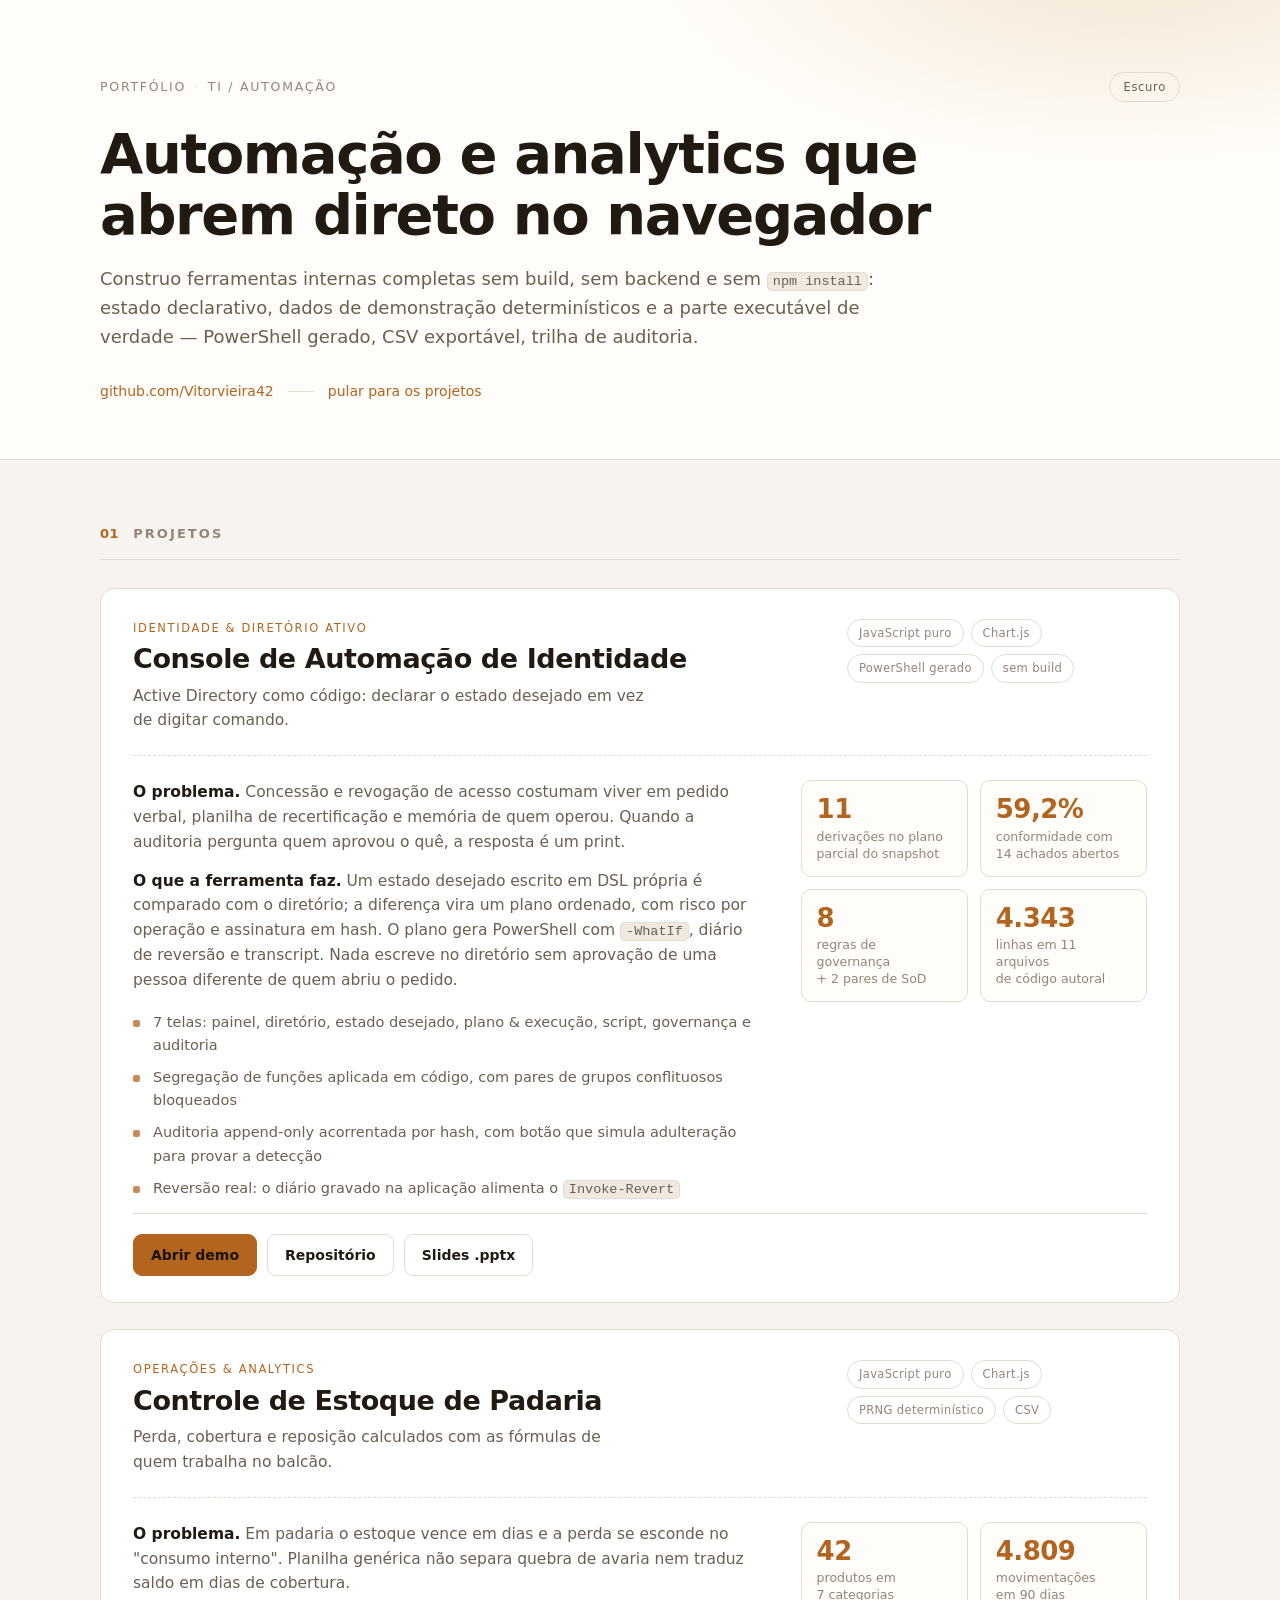
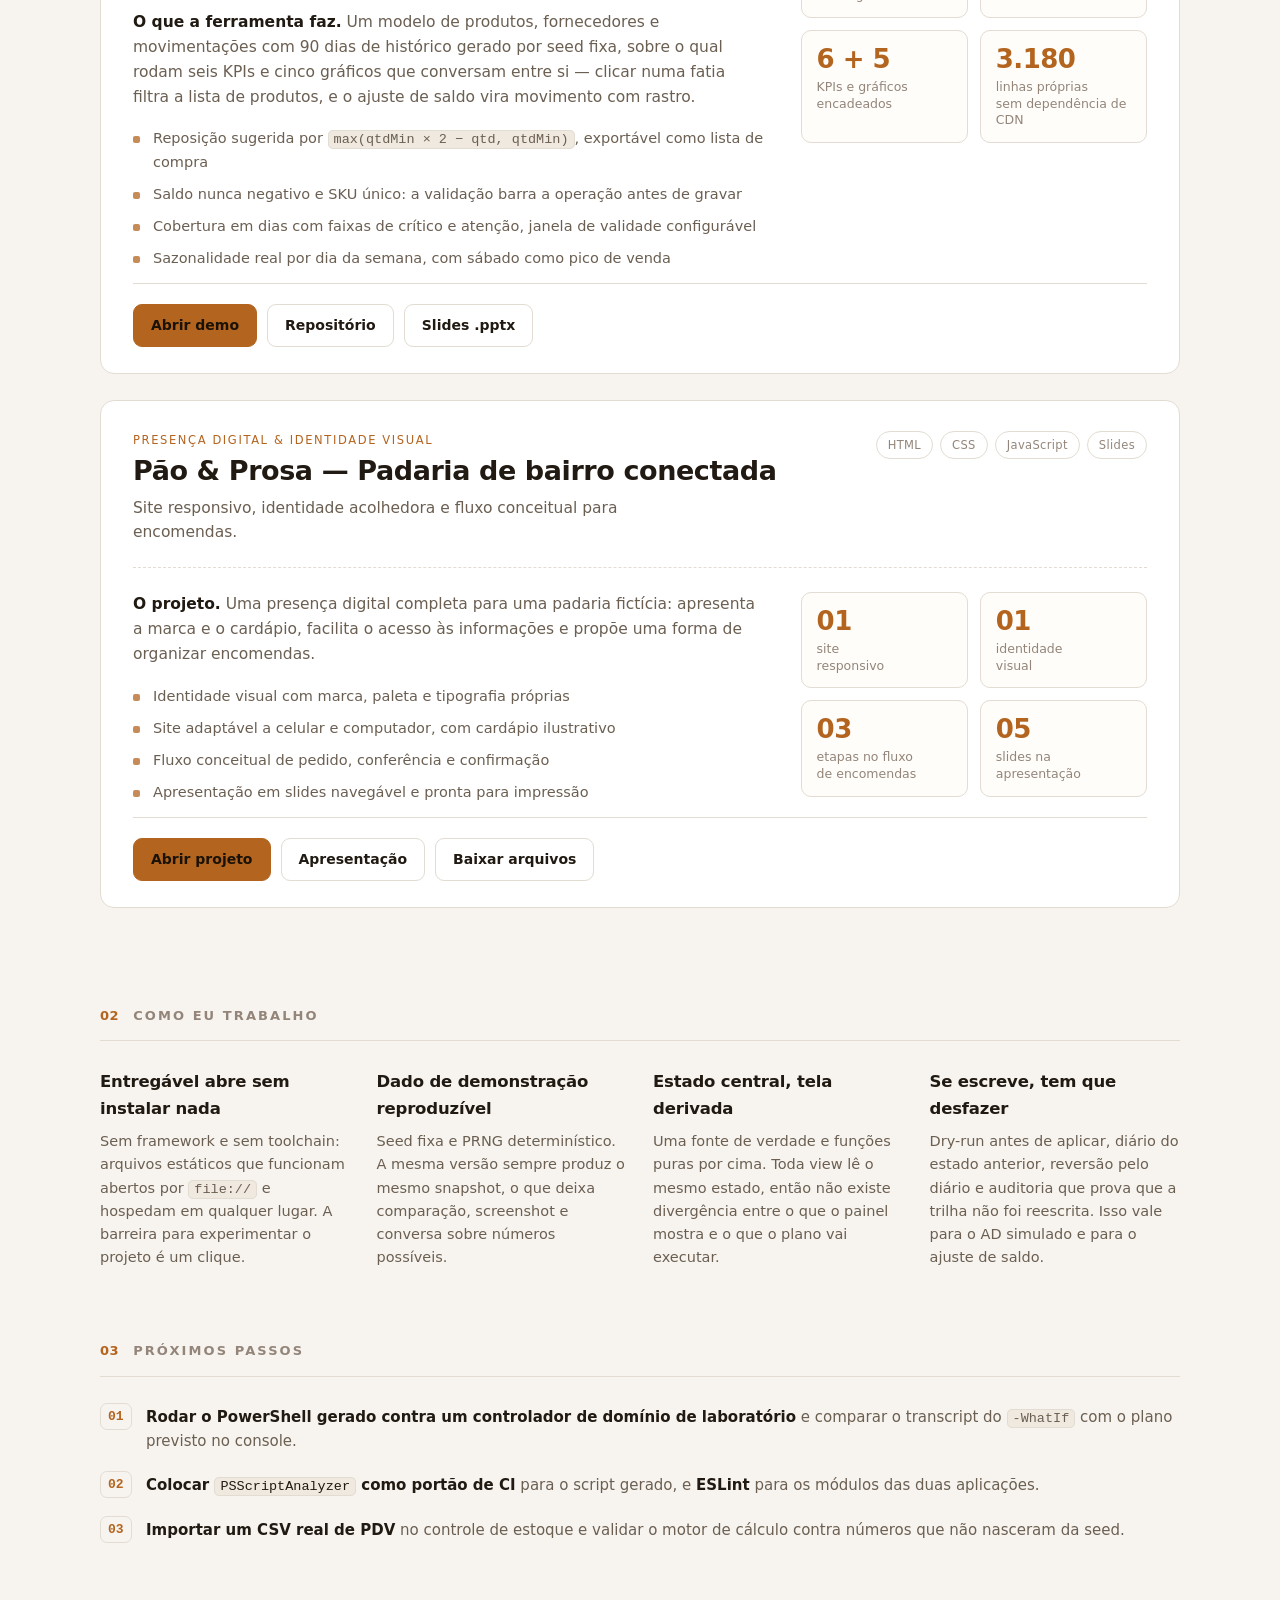
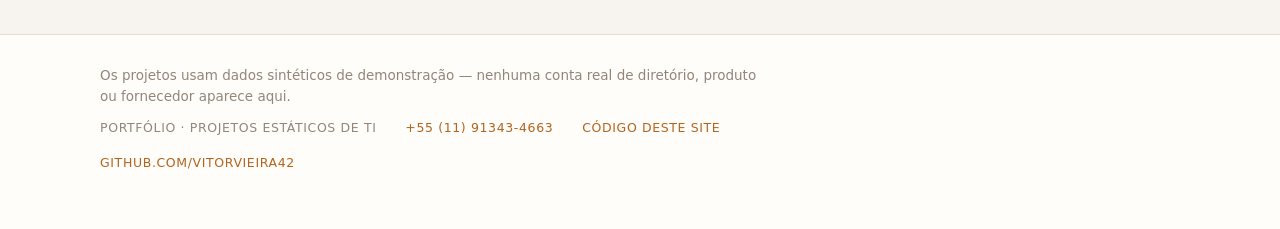
<file: index.html>
<!DOCTYPE html>
<html lang="pt-BR" data-theme="escuro">
<head>
<meta charset="utf-8">
<meta name="viewport" content="width=device-width, initial-scale=1">
<title>Portfólio · Automação de infraestrutura e analytics</title>
<meta name="description" content="Três projetos de TI: automação de identidade, controle de estoque de padaria e presença digital para a Pão & Prosa.">
<link rel="stylesheet" href="styles.css">
</head>
<body>

<header class="masthead">
  <div class="wrap">
    <div class="eyebrow">
      <span>Portfólio</span>
      <span class="dot">·</span>
      <span>TI / automação</span>
      <button class="theme-btn" type="button" id="tema" aria-label="Alternar tema">claro</button>
    </div>
    <h1>Automação e analytics que<br>abrem direto no navegador</h1>
    <p class="lead">
      Construo ferramentas internas completas sem build, sem backend e sem <code>npm install</code>:
      estado declarativo, dados de demonstração determinísticos e a parte executável de verdade
      — PowerShell gerado, CSV exportável, trilha de auditoria.
    </p>
    <div class="meta">
      <a class="link" href="https://github.com/Vitorvieira42" target="_blank" rel="noopener">github.com/Vitorvieira42</a>
      <span class="sep"></span>
      <a class="link" href="#projetos">pular para os projetos</a>
    </div>
  </div>
</header>

<main>

<section class="section" id="projetos">
  <div class="wrap">
    <h2 class="section-title"><span class="num">01</span> Projetos</h2>

    <article class="project" id="console">
      <div class="project-head">
        <div>
          <p class="kicker">Identidade &amp; diretório ativo</p>
          <h3>Console de Automação de Identidade</h3>
          <p class="tagline">Active Directory como código: declarar o estado desejado em vez de digitar comando.</p>
        </div>
        <div class="badges">
          <span>JavaScript puro</span><span>Chart.js</span><span>PowerShell gerado</span><span>sem build</span>
        </div>
      </div>

      <div class="project-body">
        <div class="copy">
          <p><strong>O problema.</strong> Concessão e revogação de acesso costumam viver em pedido verbal,
          planilha de recertificação e memória de quem operou. Quando a auditoria pergunta quem aprovou o quê,
          a resposta é um print.</p>
          <p><strong>O que a ferramenta faz.</strong> Um estado desejado escrito em DSL própria é comparado com o
          diretório; a diferença vira um plano ordenado, com risco por operação e assinatura em hash. O plano gera
          PowerShell com <code>-WhatIf</code>, diário de reversão e transcript. Nada escreve no diretório sem
          aprovação de uma pessoa diferente de quem abriu o pedido.</p>
          <ul class="points">
            <li>7 telas: painel, diretório, estado desejado, plano &amp; execução, script, governança e auditoria</li>
            <li>Segregação de funções aplicada em código, com pares de grupos conflituosos bloqueados</li>
            <li>Auditoria append-only acorrentada por hash, com botão que simula adulteração para provar a detecção</li>
            <li>Reversão real: o diário gravado na aplicação alimenta o <code>Invoke-Revert</code></li>
          </ul>
        </div>
        <div class="metrics">
          <div class="metric"><strong>11</strong><span>derivações no plano<br>parcial do snapshot</span></div>
          <div class="metric"><strong>59,2%</strong><span>conformidade com<br>14 achados abertos</span></div>
          <div class="metric"><strong>8</strong><span>regras de governança<br>+ 2 pares de SoD</span></div>
          <div class="metric"><strong>4.343</strong><span>linhas em 11 arquivos<br>de código autoral</span></div>
        </div>
      </div>

      <div class="actions">
        <a class="btn primary" href="https://vitorvieira42.github.io/console-automacao-identidade/" target="_blank" rel="noopener">Abrir demo</a>
        <a class="btn" href="https://github.com/Vitorvieira42/console-automacao-identidade" target="_blank" rel="noopener">Repositório</a>
        <a class="btn" href="https://vitorvieira42.github.io/console-automacao-identidade/slides/console-automacao-identidade.pptx">Slides .pptx</a>
      </div>
    </article>

    <article class="project" id="estoque">
      <div class="project-head">
        <div>
          <p class="kicker">Operações &amp; analytics</p>
          <h3>Controle de Estoque de Padaria</h3>
          <p class="tagline">Perda, cobertura e reposição calculados com as fórmulas de quem trabalha no balcão.</p>
        </div>
        <div class="badges">
          <span>JavaScript puro</span><span>Chart.js</span><span>PRNG determinístico</span><span>CSV</span>
        </div>
      </div>

      <div class="project-body">
        <div class="copy">
          <p><strong>O problema.</strong> Em padaria o estoque vence em dias e a perda se esconde no
          "consumo interno". Planilha genérica não separa quebra de avaria nem traduz saldo em dias de cobertura.</p>
          <p><strong>O que a ferramenta faz.</strong> Um modelo de produtos, fornecedores e movimentações com
          90 dias de histórico gerado por seed fixa, sobre o qual rodam seis KPIs e cinco gráficos que conversam
          entre si — clicar numa fatia filtra a lista de produtos, e o ajuste de saldo vira movimento com rastro.</p>
          <ul class="points">
            <li>Reposição sugerida por <code>max(qtdMin × 2 − qtd, qtdMin)</code>, exportável como lista de compra</li>
            <li>Saldo nunca negativo e SKU único: a validação barra a operação antes de gravar</li>
            <li>Cobertura em dias com faixas de crítico e atenção, janela de validade configurável</li>
            <li>Sazonalidade real por dia da semana, com sábado como pico de venda</li>
          </ul>
        </div>
        <div class="metrics">
          <div class="metric"><strong>42</strong><span>produtos em<br>7 categorias</span></div>
          <div class="metric"><strong>4.809</strong><span>movimentações<br>em 90 dias</span></div>
          <div class="metric"><strong>6 + 5</strong><span>KPIs e gráficos<br>encadeados</span></div>
          <div class="metric"><strong>3.180</strong><span>linhas próprias<br>sem dependência de CDN</span></div>
        </div>
      </div>

      <div class="actions">
        <a class="btn primary" href="https://vitorvieira42.github.io/controle-estoque-padaria/" target="_blank" rel="noopener">Abrir demo</a>
        <a class="btn" href="https://github.com/Vitorvieira42/controle-estoque-padaria" target="_blank" rel="noopener">Repositório</a>
        <a class="btn" href="slides/controle-estoque-padaria.pptx">Slides .pptx</a>
      </div>
    </article>

    <article class="project" id="pao-prosa">
      <div class="project-head">
        <div>
          <p class="kicker">Presença digital & identidade visual</p>
          <h3>Pão &amp; Prosa — Padaria de bairro conectada</h3>
          <p class="tagline">Site responsivo, identidade acolhedora e fluxo conceitual para encomendas.</p>
        </div>
        <div class="badges"><span>HTML</span><span>CSS</span><span>JavaScript</span><span>Slides</span></div>
      </div>
      <div class="project-body">
        <div class="copy">
          <p><strong>O projeto.</strong> Uma presença digital completa para uma padaria fictícia: apresenta a marca e o cardápio, facilita o acesso às informações e propõe uma forma de organizar encomendas.</p>
          <ul class="points">
            <li>Identidade visual com marca, paleta e tipografia próprias</li>
            <li>Site adaptável a celular e computador, com cardápio ilustrativo</li>
            <li>Fluxo conceitual de pedido, conferência e confirmação</li>
            <li>Apresentação em slides navegável e pronta para impressão</li>
          </ul>
        </div>
        <div class="metrics">
          <div class="metric"><strong>01</strong><span>site<br>responsivo</span></div>
          <div class="metric"><strong>01</strong><span>identidade<br>visual</span></div>
          <div class="metric"><strong>03</strong><span>etapas no fluxo<br>de encomendas</span></div>
          <div class="metric"><strong>05</strong><span>slides na<br>apresentação</span></div>
        </div>
      </div>
      <div class="actions">
        <a class="btn primary" href="paopro/">Abrir projeto</a>
        <a class="btn" href="paopro/slides.html">Apresentação</a>
        <a class="btn" href="paopro/Pao-e-Prosa.zip" download>Baixar arquivos</a>
      </div>
    </article>
  </div>
</section>

<section class="section">
  <div class="wrap">
    <h2 class="section-title"><span class="num">02</span> Como eu trabalho</h2>
    <div class="principles">
      <div class="principle">
        <h4>Entregável abre sem instalar nada</h4>
        <p>Sem framework e sem toolchain: arquivos estáticos que funcionam abertos por <code>file://</code> e
        hospedam em qualquer lugar. A barreira para experimentar o projeto é um clique.</p>
      </div>
      <div class="principle">
        <h4>Dado de demonstração reproduzível</h4>
        <p>Seed fixa e PRNG determinístico. A mesma versão sempre produz o mesmo snapshot, o que deixa
        comparação, screenshot e conversa sobre números possíveis.</p>
      </div>
      <div class="principle">
        <h4>Estado central, tela derivada</h4>
        <p>Uma fonte de verdade e funções puras por cima. Toda view lê o mesmo estado, então não existe
        divergência entre o que o painel mostra e o que o plano vai executar.</p>
      </div>
      <div class="principle">
        <h4>Se escreve, tem que desfazer</h4>
        <p>Dry-run antes de aplicar, diário do estado anterior, reversão pelo diário e auditoria que prova
        que a trilha não foi reescrita. Isso vale para o AD simulado e para o ajuste de saldo.</p>
      </div>
    </div>
  </div>
</section>

<section class="section">
  <div class="wrap">
    <h2 class="section-title"><span class="num">03</span> Próximos passos</h2>
    <ul class="roadmap">
      <li><strong>Rodar o PowerShell gerado contra um controlador de domínio de laboratório</strong> e comparar o
      transcript do <code>-WhatIf</code> com o plano previsto no console.</li>
      <li><strong>Colocar <code>PSScriptAnalyzer</code> como portão de CI</strong> para o script gerado, e
      <strong>ESLint</strong> para os módulos das duas aplicações.</li>
      <li><strong>Importar um CSV real de PDV</strong> no controle de estoque e validar o motor de cálculo contra
      números que não nasceram da seed.</li>
    </ul>
  </div>
</section>

</main>

<footer class="footer">
  <div class="wrap">
    <p>Os projetos usam dados sintéticos de demonstração — nenhuma conta real de diretório, produto ou
    fornecedor aparece aqui.</p>
    <p class="sig"><span>Portfólio · projetos estáticos de TI</span>
    <a class="link" href="https://wa.me/5511913434663" target="_blank" rel="noopener">+55 (11) 91343-4663</a>
    <a class="link" href="https://github.com/Vitorvieira42/vitorvieira42.github.io" target="_blank" rel="noopener">código deste site</a>
    <a class="link" href="https://github.com/Vitorvieira42" target="_blank" rel="noopener">github.com/Vitorvieira42</a></p>
  </div>
</footer>

<script src="site.js"></script>
</body>
</html>
</file>
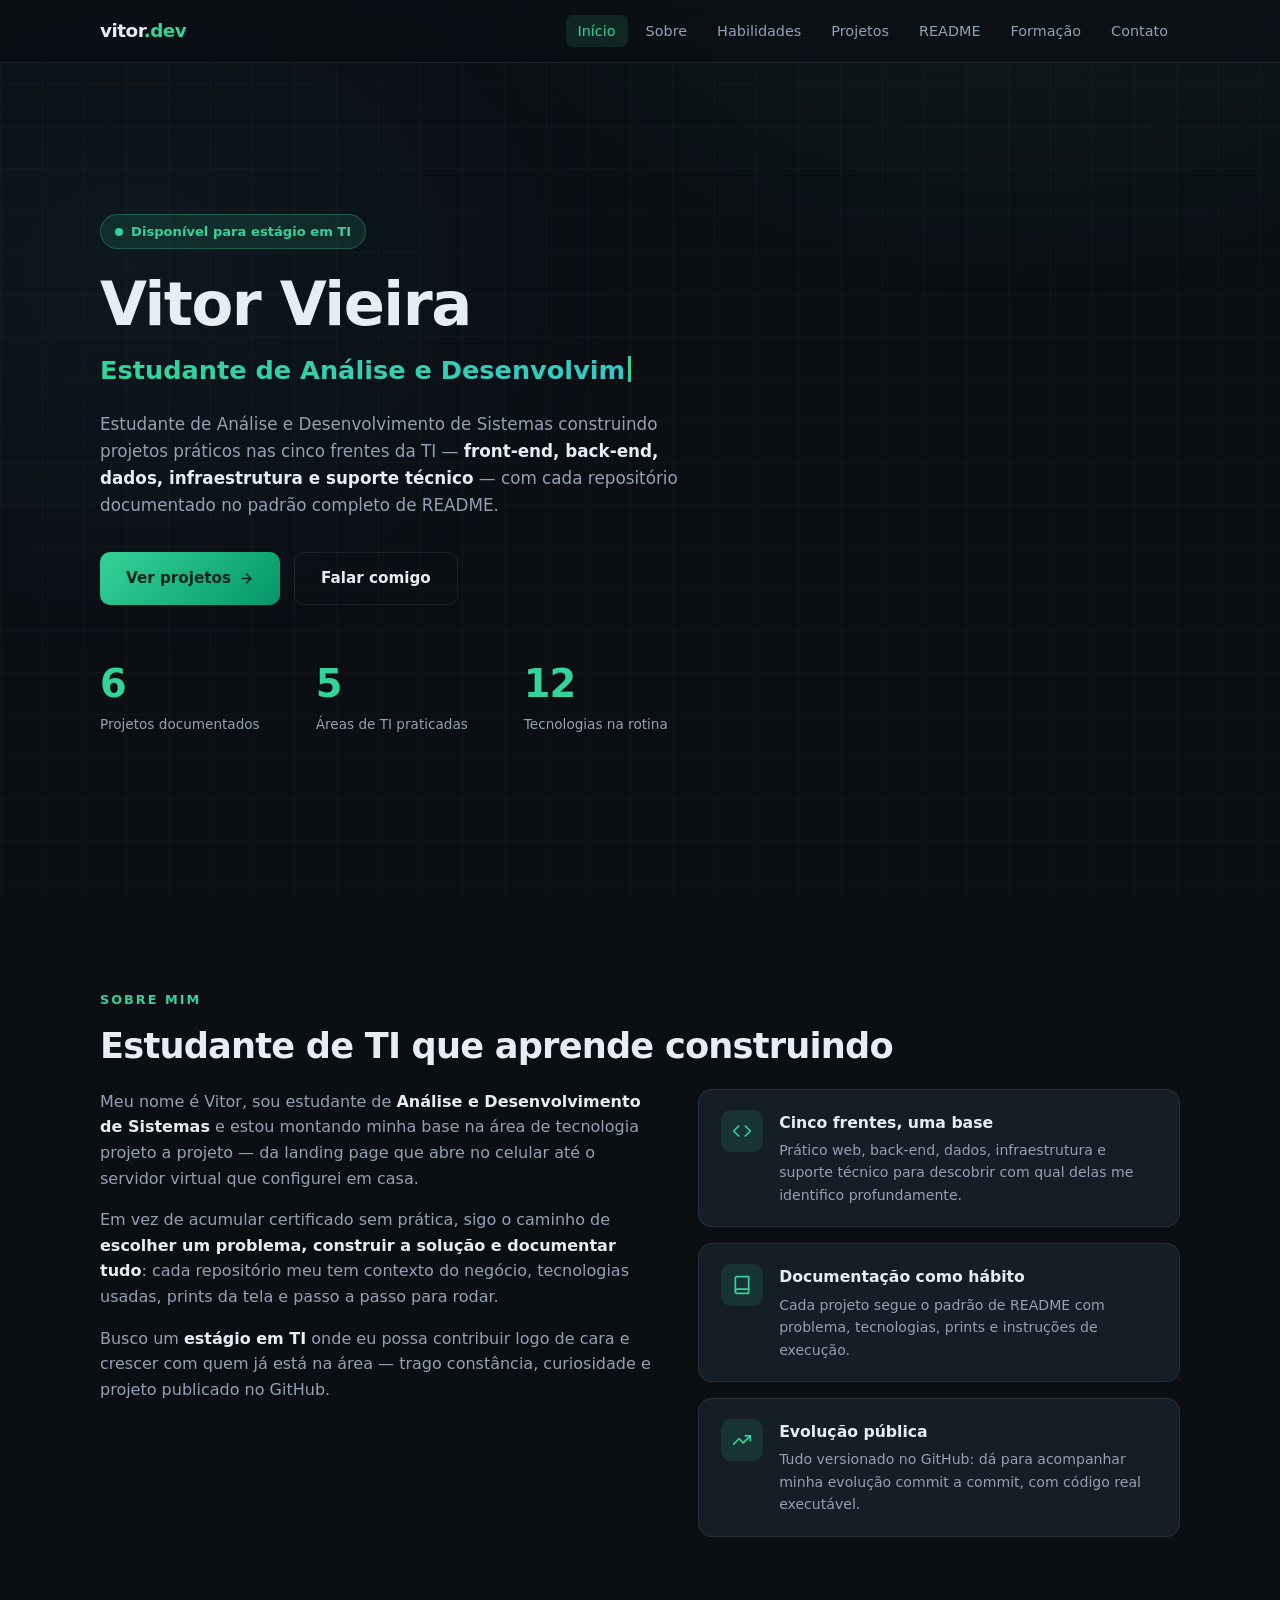
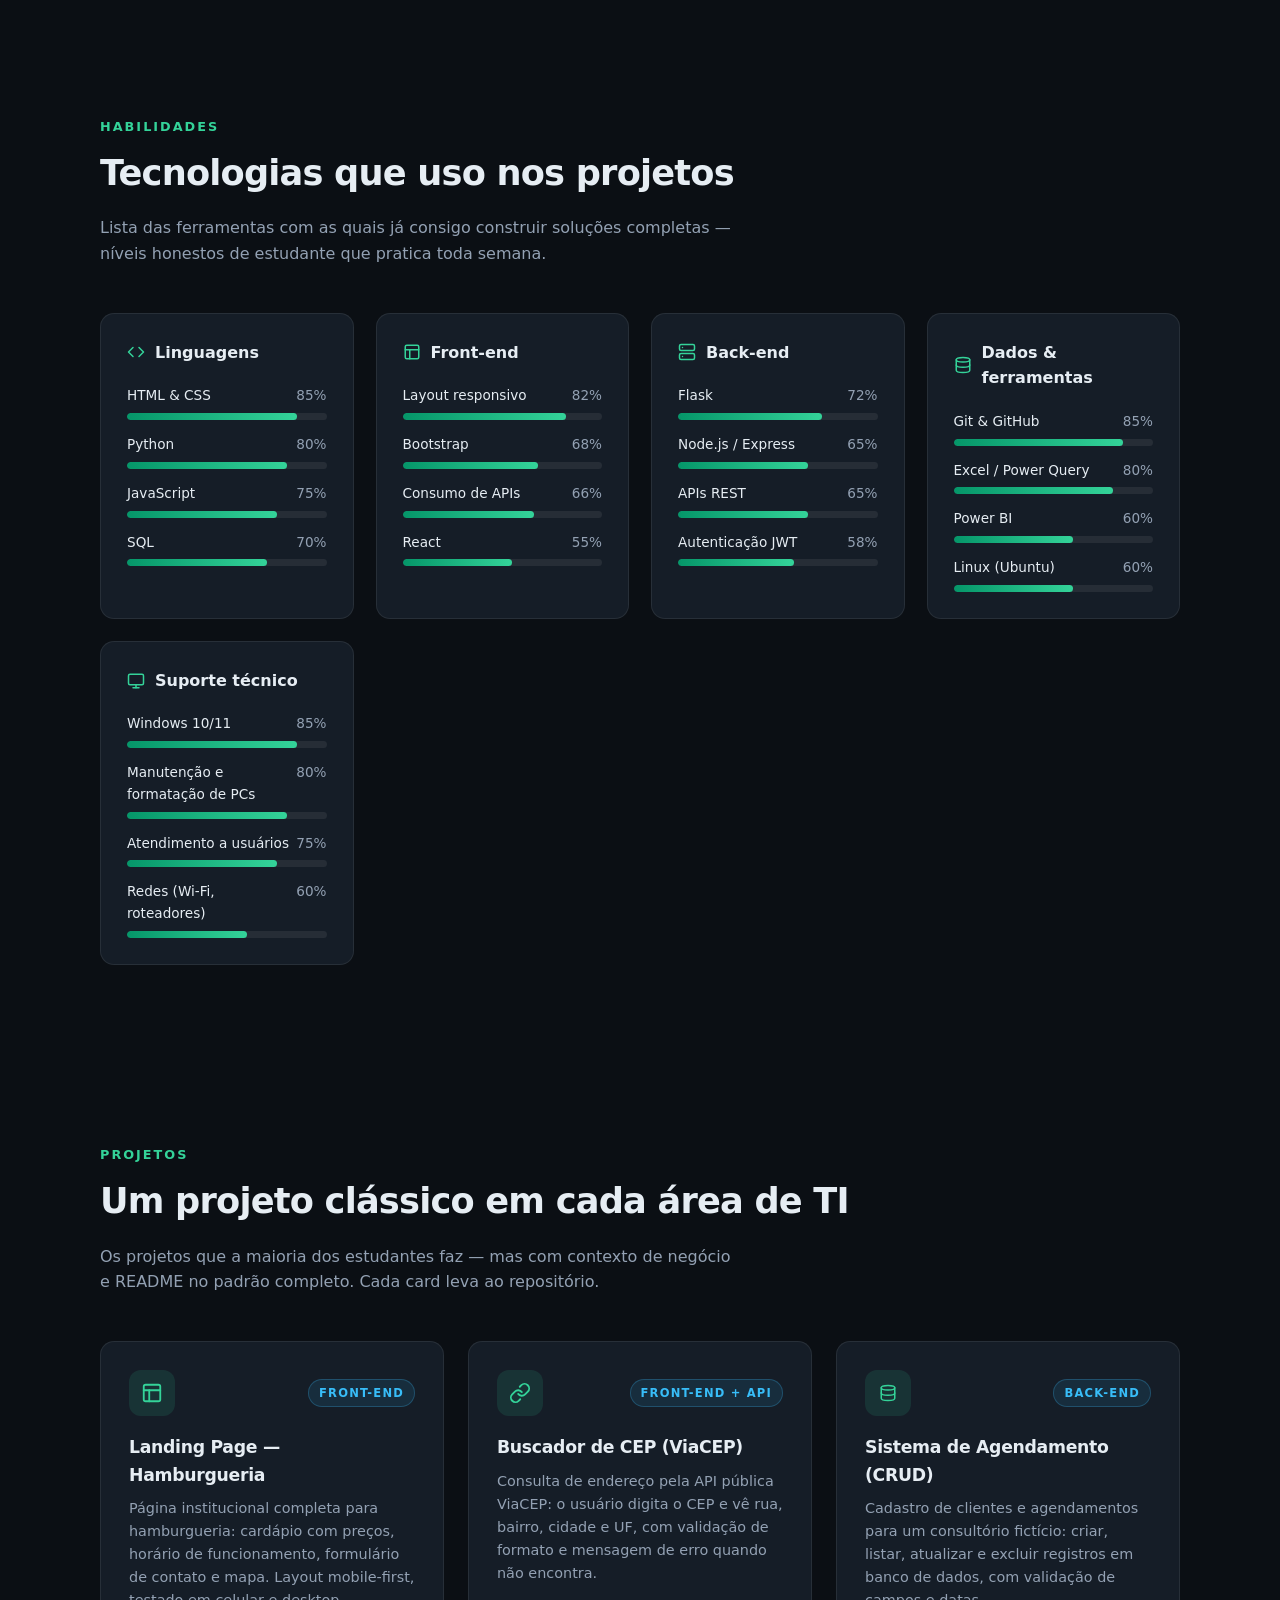
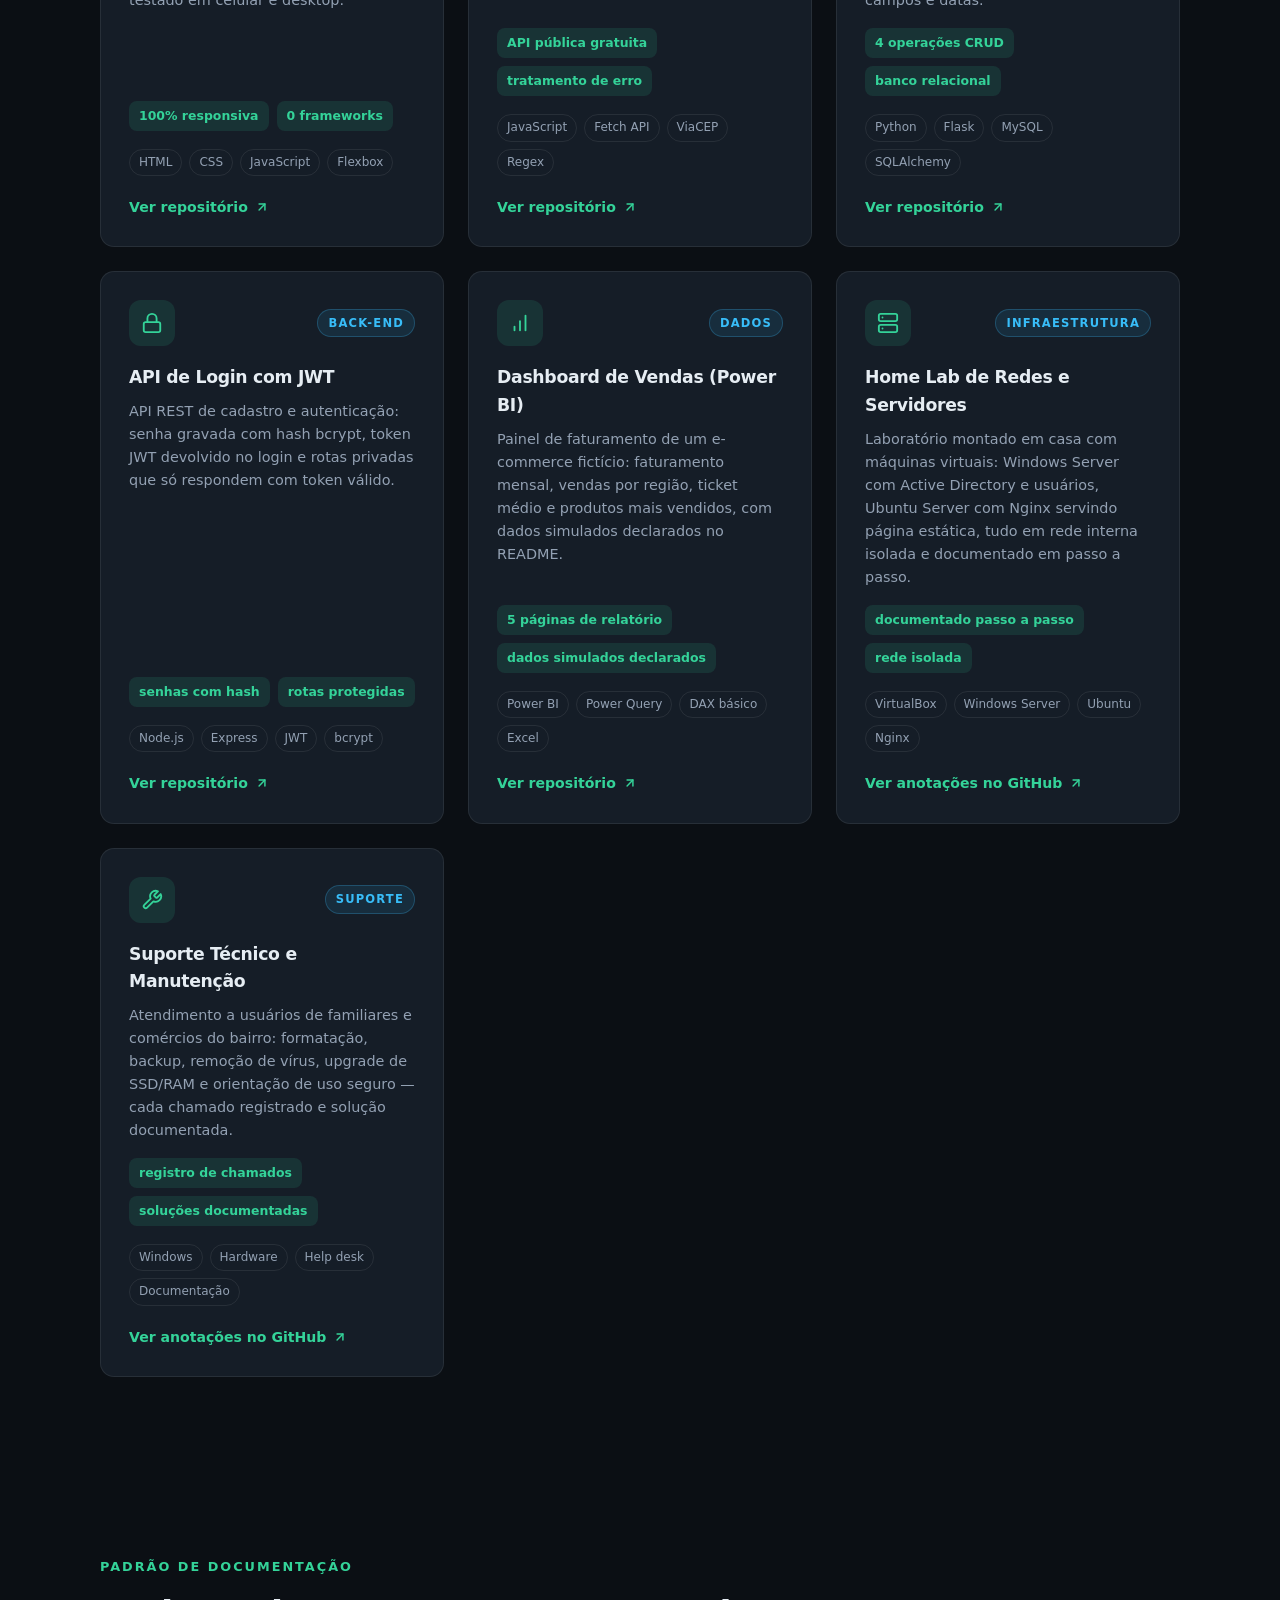
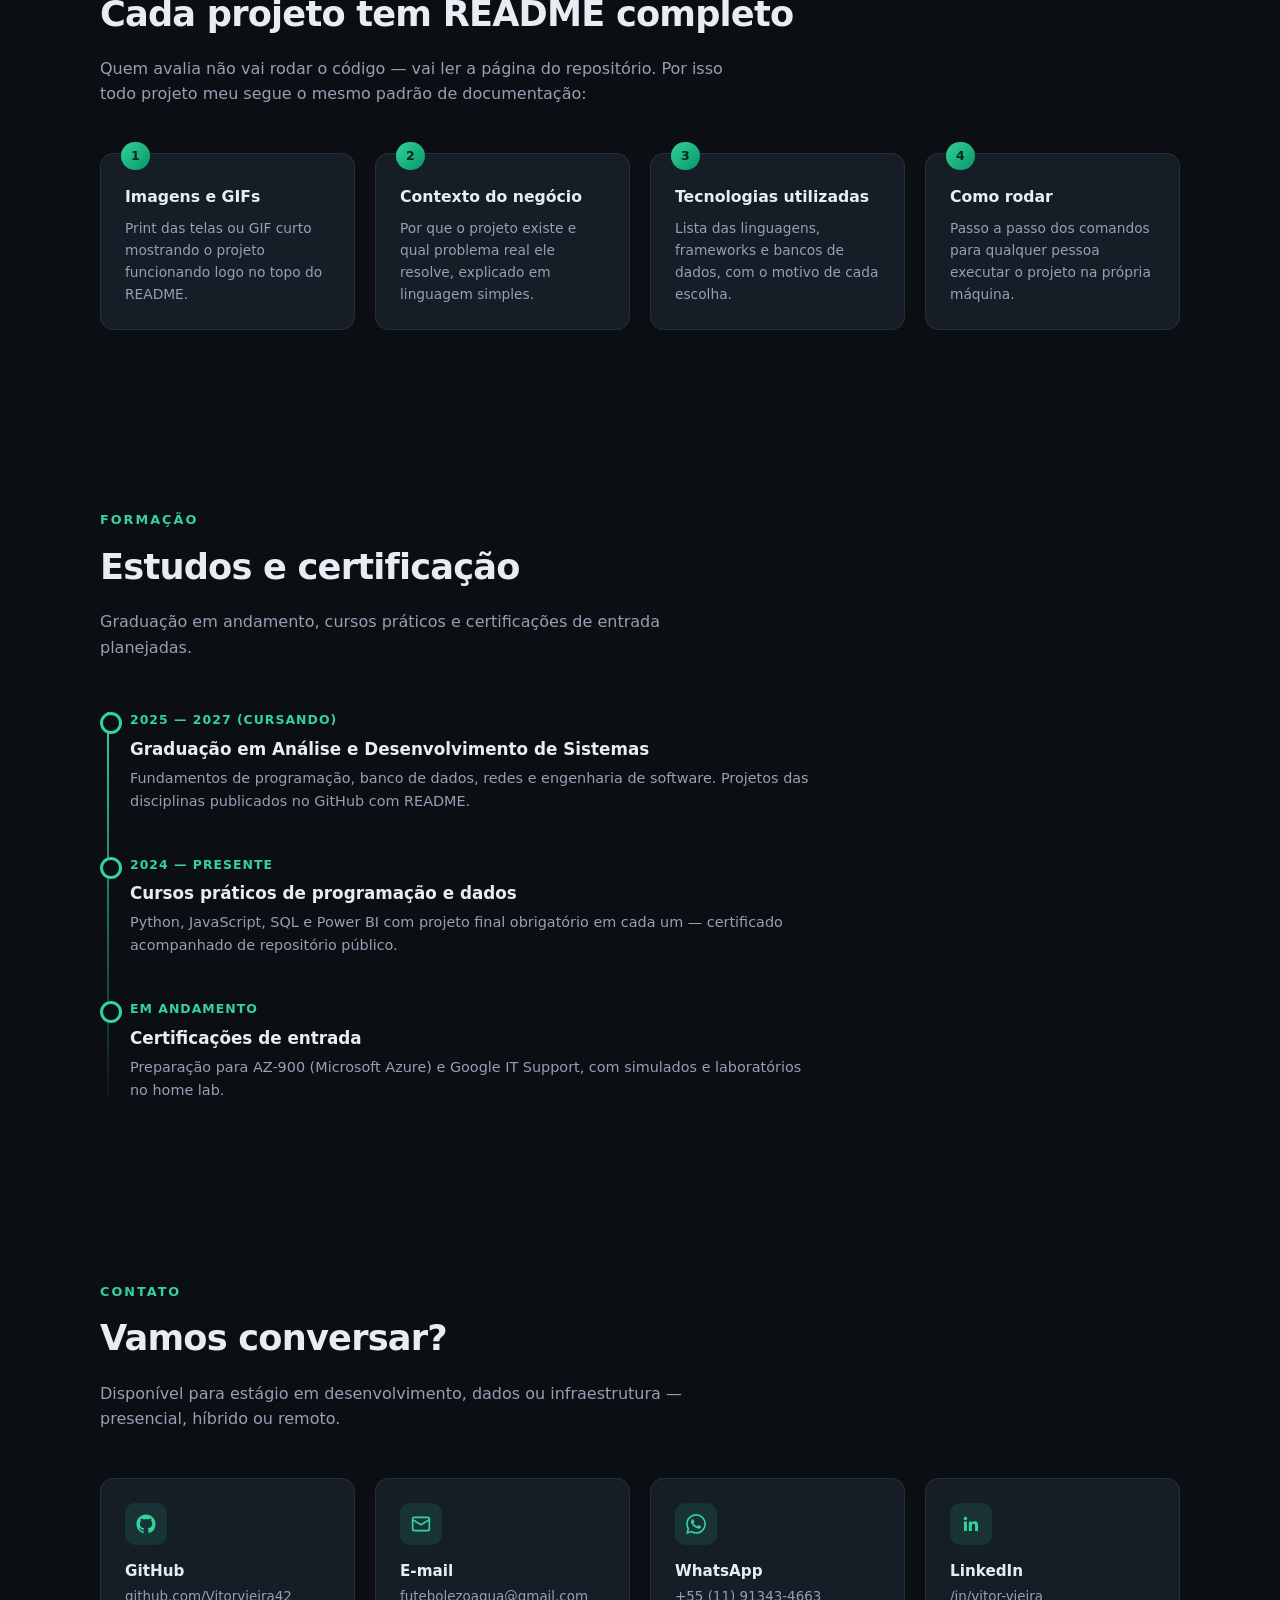
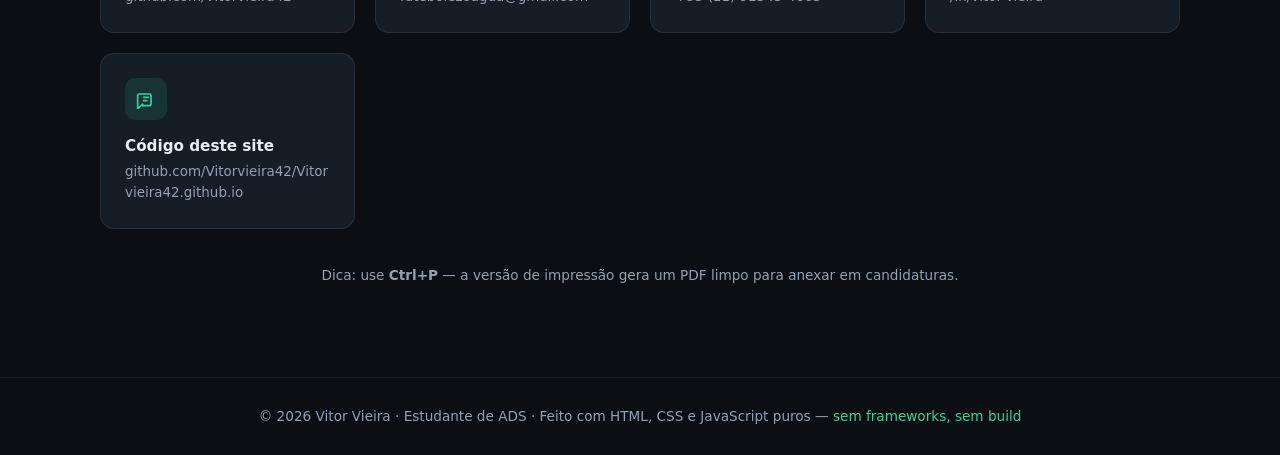
<file: estudante/index.html>
<!DOCTYPE html>
<html lang="pt-BR">
<head>
<meta charset="UTF-8">
<meta name="viewport" content="width=device-width, initial-scale=1.0">
<title>Vitor Vieira — Estudante de TI | Portfólio</title>
<meta name="description" content="Portfólio completo de Vitor Vieira, estudante de Análise e Desenvolvimento de Sistemas. Projetos de desenvolvimento web, back-end, dados e infraestrutura, todos com README documentado.">
<style>
  :root {
    --bg: #0b0f14;
    --bg-soft: #10161e;
    --card: #151d27;
    --card-hover: #1a2431;
    --border: rgba(255, 255, 255, 0.08);
    --text: #e6edf3;
    --muted: #93a1b3;
    --accent: #34d399;
    --accent-dark: #059669;
    --accent-soft: rgba(52, 211, 153, 0.12);
    --blue: #38bdf8;
    --radius: 14px;
    --font: "Segoe UI", system-ui, -apple-system, Roboto, "Helvetica Neue", Arial, sans-serif;
  }

  * { margin: 0; padding: 0; box-sizing: border-box; }

  html { scroll-behavior: smooth; }

  body {
    font-family: var(--font);
    background: var(--bg);
    color: var(--text);
    line-height: 1.6;
    overflow-x: hidden;
  }

  ::selection { background: var(--accent); color: #06281c; }

  .bg-grid {
    position: fixed;
    inset: 0;
    pointer-events: none;
    z-index: 0;
    background-image:
      radial-gradient(ellipse 600px 400px at 80% -10%, rgba(52, 211, 153, 0.07), transparent),
      radial-gradient(ellipse 500px 400px at 10% 30%, rgba(56, 189, 248, 0.05), transparent),
      linear-gradient(rgba(255, 255, 255, 0.025) 1px, transparent 1px),
      linear-gradient(90deg, rgba(255, 255, 255, 0.025) 1px, transparent 1px);
    background-size: 100% 100%, 100% 100%, 42px 42px, 42px 42px;
  }

  .container { width: min(1080px, 92%); margin: 0 auto; position: relative; z-index: 1; }

  /* ---------- navegação ---------- */
  nav {
    position: fixed;
    top: 0; left: 0; right: 0;
    z-index: 100;
    background: rgba(11, 15, 20, 0.75);
    backdrop-filter: blur(12px);
    -webkit-backdrop-filter: blur(12px);
    border-bottom: 1px solid var(--border);
  }

  .nav-inner {
    width: min(1080px, 92%);
    margin: 0 auto;
    display: flex;
    align-items: center;
    justify-content: space-between;
    height: 62px;
  }

  .logo {
    font-weight: 800;
    font-size: 1.15rem;
    color: var(--text);
    text-decoration: none;
    letter-spacing: -0.5px;
  }
  .logo span { color: var(--accent); }

  .nav-links { display: flex; gap: 6px; list-style: none; align-items: center; }

  .nav-links a {
    color: var(--muted);
    text-decoration: none;
    font-size: 0.9rem;
    padding: 8px 12px;
    border-radius: 8px;
    transition: color 0.2s, background 0.2s;
  }
  .nav-links a:hover { color: var(--text); background: rgba(255, 255, 255, 0.05); }
  .nav-links a.active { color: var(--accent); background: var(--accent-soft); }

  .menu-btn {
    display: none;
    background: none;
    border: 1px solid var(--border);
    border-radius: 8px;
    color: var(--text);
    width: 40px; height: 40px;
    cursor: pointer;
    font-size: 1.2rem;
    line-height: 1;
  }

  /* ---------- hero ---------- */
  header {
    min-height: 100vh;
    display: flex;
    align-items: center;
    padding: 110px 0 60px;
    position: relative;
    z-index: 1;
  }

  .hero-badge {
    display: inline-flex;
    align-items: center;
    gap: 8px;
    background: var(--accent-soft);
    border: 1px solid rgba(52, 211, 153, 0.3);
    color: var(--accent);
    font-size: 0.82rem;
    font-weight: 600;
    padding: 6px 14px;
    border-radius: 999px;
    margin-bottom: 22px;
  }
  .hero-badge .dot {
    width: 8px; height: 8px;
    border-radius: 50%;
    background: var(--accent);
    animation: pulse 1.8s infinite;
  }
  @keyframes pulse {
    0%, 100% { box-shadow: 0 0 0 0 rgba(52, 211, 153, 0.5); }
    50% { box-shadow: 0 0 0 6px rgba(52, 211, 153, 0); }
  }

  .hero h1 {
    font-size: clamp(2.4rem, 6vw, 3.8rem);
    letter-spacing: -1.5px;
    line-height: 1.1;
    margin-bottom: 12px;
  }

  .hero .typing-line {
    font-size: clamp(1.15rem, 3vw, 1.6rem);
    font-weight: 700;
    color: transparent;
    background: linear-gradient(90deg, var(--accent), var(--blue));
    -webkit-background-clip: text;
    background-clip: text;
    min-height: 1.6em;
    margin-bottom: 20px;
  }
  .typing-line .cursor {
    display: inline-block;
    width: 3px;
    height: 1em;
    background: var(--accent);
    margin-left: 3px;
    vertical-align: -0.12em;
    animation: blink 0.9s step-end infinite;
  }
  @keyframes blink { 50% { opacity: 0; } }

  .hero p.lead {
    color: var(--muted);
    font-size: 1.05rem;
    max-width: 620px;
    margin-bottom: 34px;
  }
  .hero p.lead strong { color: var(--text); }

  .hero-actions { display: flex; gap: 14px; flex-wrap: wrap; margin-bottom: 48px; }

  .btn {
    display: inline-flex;
    align-items: center;
    gap: 8px;
    padding: 13px 26px;
    border-radius: 10px;
    font-size: 0.95rem;
    font-weight: 600;
    text-decoration: none;
    cursor: pointer;
    transition: transform 0.2s, box-shadow 0.2s, background 0.2s, color 0.2s;
    border: none;
    font-family: var(--font);
  }
  .btn-primary {
    background: linear-gradient(135deg, var(--accent), var(--accent-dark));
    color: #06281c;
  }
  .btn-primary:hover { transform: translateY(-2px); box-shadow: 0 10px 28px rgba(52, 211, 153, 0.3); }
  .btn-outline {
    background: transparent;
    color: var(--text);
    border: 1px solid var(--border);
  }
  .btn-outline:hover { border-color: var(--accent); color: var(--accent); transform: translateY(-2px); }

  .hero-stats {
    display: flex;
    gap: clamp(24px, 5vw, 56px);
    flex-wrap: wrap;
  }
  .stat .num {
    font-size: clamp(1.7rem, 4vw, 2.4rem);
    font-weight: 800;
    color: var(--accent);
    letter-spacing: -1px;
  }
  .stat .label { color: var(--muted); font-size: 0.85rem; }

  /* ---------- seções ---------- */
  section { padding: 90px 0; position: relative; z-index: 1; }

  .section-tag {
    color: var(--accent);
    font-size: 0.8rem;
    font-weight: 700;
    text-transform: uppercase;
    letter-spacing: 2px;
    display: block;
    margin-bottom: 8px;
  }

  .section-title {
    font-size: clamp(1.6rem, 4vw, 2.2rem);
    letter-spacing: -0.8px;
    margin-bottom: 14px;
  }

  .section-desc { color: var(--muted); max-width: 640px; margin-bottom: 46px; }

  /* ---------- sobre ---------- */
  .about-grid {
    display: grid;
    grid-template-columns: 1.15fr 1fr;
    gap: 44px;
    align-items: start;
  }
  .about-text p { color: var(--muted); margin-bottom: 16px; }
  .about-text strong { color: var(--text); }

  .about-cards { display: grid; gap: 16px; }
  .about-card {
    background: var(--card);
    border: 1px solid var(--border);
    border-radius: var(--radius);
    padding: 20px 22px;
    display: flex;
    gap: 16px;
    transition: border-color 0.25s, transform 0.25s;
  }
  .about-card:hover { border-color: rgba(52, 211, 153, 0.4); transform: translateX(4px); }
  .about-card .icon {
    flex-shrink: 0;
    width: 42px; height: 42px;
    border-radius: 10px;
    background: var(--accent-soft);
    display: grid;
    place-items: center;
    color: var(--accent);
  }
  .about-card h3 { font-size: 0.98rem; margin-bottom: 4px; }
  .about-card p { color: var(--muted); font-size: 0.88rem; }

  /* ---------- habilidades ---------- */
  .skills-grid {
    display: grid;
    grid-template-columns: repeat(auto-fit, minmax(240px, 1fr));
    gap: 22px;
  }
  .skill-card {
    background: var(--card);
    border: 1px solid var(--border);
    border-radius: var(--radius);
    padding: 26px;
    transition: transform 0.25s, border-color 0.25s;
  }
  .skill-card:hover { transform: translateY(-4px); border-color: rgba(52, 211, 153, 0.35); }
  .skill-card h3 {
    font-size: 1rem;
    margin-bottom: 20px;
    display: flex;
    align-items: center;
    gap: 10px;
    color: var(--text);
  }
  .skill-card h3 .icon { color: var(--accent); display: grid; place-items: center; }

  .skill-row { margin-bottom: 14px; }
  .skill-row:last-child { margin-bottom: 0; }
  .skill-row .top {
    display: flex;
    justify-content: space-between;
    font-size: 0.85rem;
    margin-bottom: 6px;
  }
  .skill-row .top .pct { color: var(--muted); }
  .bar {
    height: 7px;
    background: rgba(255, 255, 255, 0.07);
    border-radius: 999px;
    overflow: hidden;
  }
  .bar .fill {
    height: 100%;
    width: 0;
    border-radius: 999px;
    background: linear-gradient(90deg, var(--accent-dark), var(--accent));
    transition: width 1.1s cubic-bezier(0.22, 1, 0.36, 1);
  }

  /* ---------- projetos ---------- */
  .projects-grid {
    display: grid;
    grid-template-columns: repeat(auto-fit, minmax(320px, 1fr));
    gap: 24px;
  }
  .project-card {
    background: var(--card);
    border: 1px solid var(--border);
    border-radius: var(--radius);
    padding: 28px;
    display: flex;
    flex-direction: column;
    transition: transform 0.25s, border-color 0.25s, box-shadow 0.25s;
  }
  .project-card:hover {
    transform: translateY(-6px);
    border-color: rgba(52, 211, 153, 0.4);
    box-shadow: 0 18px 40px rgba(0, 0, 0, 0.35);
  }
  .project-top {
    display: flex;
    align-items: center;
    justify-content: space-between;
    margin-bottom: 18px;
  }
  .project-icon {
    width: 46px; height: 46px;
    border-radius: 12px;
    background: var(--accent-soft);
    display: grid;
    place-items: center;
    color: var(--accent);
  }
  .project-cat {
    font-size: 0.72rem;
    font-weight: 700;
    text-transform: uppercase;
    letter-spacing: 1.2px;
    color: var(--blue);
    background: rgba(56, 189, 248, 0.1);
    border: 1px solid rgba(56, 189, 248, 0.25);
    padding: 4px 10px;
    border-radius: 999px;
  }
  .project-card h3 { font-size: 1.08rem; margin-bottom: 8px; letter-spacing: -0.3px; }
  .project-card > p { color: var(--muted); font-size: 0.9rem; margin-bottom: 16px; flex-grow: 1; }

  .project-metrics {
    display: flex;
    flex-wrap: wrap;
    gap: 8px;
    margin-bottom: 18px;
  }
  .metric {
    font-size: 0.78rem;
    font-weight: 600;
    color: var(--accent);
    background: var(--accent-soft);
    padding: 5px 10px;
    border-radius: 8px;
  }

  .tags { display: flex; flex-wrap: wrap; gap: 7px; margin-bottom: 20px; }
  .tag {
    font-size: 0.75rem;
    color: var(--muted);
    border: 1px solid var(--border);
    padding: 3px 9px;
    border-radius: 999px;
  }

  .project-link {
    display: inline-flex;
    align-items: center;
    gap: 7px;
    color: var(--accent);
    text-decoration: none;
    font-size: 0.88rem;
    font-weight: 600;
    transition: gap 0.2s;
  }
  .project-link:hover { gap: 11px; }

  /* ---------- readme ---------- */
  .readme-grid {
    display: grid;
    grid-template-columns: repeat(auto-fit, minmax(230px, 1fr));
    gap: 20px;
  }
  .readme-card {
    background: var(--card);
    border: 1px solid var(--border);
    border-radius: var(--radius);
    padding: 24px;
    position: relative;
    transition: transform 0.25s, border-color 0.25s;
  }
  .readme-card:hover { transform: translateY(-4px); border-color: rgba(52, 211, 153, 0.4); }
  .readme-card .step {
    position: absolute;
    top: -12px; left: 20px;
    background: linear-gradient(135deg, var(--accent), var(--accent-dark));
    color: #06281c;
    font-weight: 800;
    font-size: 0.78rem;
    padding: 4px 10px;
    border-radius: 999px;
  }
  .readme-card h3 { font-size: 0.98rem; margin: 6px 0 8px; }
  .readme-card p { color: var(--muted); font-size: 0.86rem; }

  /* ---------- trajetória ---------- */
  .timeline { position: relative; padding-left: 30px; max-width: 720px; }
  .timeline::before {
    content: "";
    position: absolute;
    left: 7px; top: 6px; bottom: 6px;
    width: 2px;
    background: linear-gradient(var(--accent), rgba(52, 211, 153, 0.05));
  }
  .timeline-item { position: relative; padding-bottom: 38px; }
  .timeline-item:last-child { padding-bottom: 0; }
  .timeline-item::before {
    content: "";
    position: absolute;
    left: -30px; top: 6px;
    width: 16px; height: 16px;
    border-radius: 50%;
    background: var(--bg);
    border: 3px solid var(--accent);
  }
  .timeline-item .when {
    font-size: 0.78rem;
    font-weight: 700;
    color: var(--accent);
    text-transform: uppercase;
    letter-spacing: 1px;
  }
  .timeline-item h3 { font-size: 1.05rem; margin: 4px 0; }
  .timeline-item p { color: var(--muted); font-size: 0.9rem; }

  /* ---------- contato ---------- */
  .contact-cards {
    display: grid;
    grid-template-columns: repeat(auto-fit, minmax(210px, 1fr));
    gap: 20px;
    margin-bottom: 36px;
  }
  .contact-card {
    background: var(--card);
    border: 1px solid var(--border);
    border-radius: var(--radius);
    padding: 24px;
    text-decoration: none;
    color: var(--text);
    transition: transform 0.25s, border-color 0.25s;
    display: block;
  }
  .contact-card:hover { transform: translateY(-4px); border-color: rgba(52, 211, 153, 0.4); }
  .contact-card .icon {
    width: 42px; height: 42px;
    border-radius: 10px;
    background: var(--accent-soft);
    display: grid;
    place-items: center;
    color: var(--accent);
    margin-bottom: 14px;
  }
  .contact-card h3 { font-size: 0.95rem; margin-bottom: 3px; }
  .contact-card p { color: var(--muted); font-size: 0.84rem; word-break: break-all; }

  .print-note { color: var(--muted); font-size: 0.85rem; text-align: center; }

  /* ---------- footer ---------- */
  footer {
    border-top: 1px solid var(--border);
    padding: 28px 0;
    text-align: center;
    color: var(--muted);
    font-size: 0.85rem;
    position: relative;
    z-index: 1;
  }
  footer span { color: var(--accent); }

  /* ---------- animação de reveal ---------- */
  .reveal { opacity: 0; transform: translateY(26px); transition: opacity 0.7s ease, transform 0.7s cubic-bezier(0.22, 1, 0.36, 1); }
  .reveal.visible { opacity: 1; transform: none; }

  /* ---------- responsivo ---------- */
  @media (max-width: 780px) {
    .menu-btn { display: block; }
    .nav-links {
      position: fixed;
      top: 62px; right: 0;
      flex-direction: column;
      background: rgba(11, 15, 20, 0.97);
      backdrop-filter: blur(14px);
      width: min(280px, 80vw);
      height: calc(100vh - 62px);
      padding: 24px 18px;
      align-items: stretch;
      gap: 4px;
      transform: translateX(100%);
      transition: transform 0.3s ease;
      border-left: 1px solid var(--border);
    }
    .nav-links.open { transform: translateX(0); }
    .nav-links a { padding: 13px 16px; font-size: 1rem; }
    .about-grid { grid-template-columns: 1fr; }
    section { padding: 64px 0; }
    header { padding-top: 90px; }
  }

  /* ---------- impressão / PDF ---------- */
  @media print {
    body { background: #fff; color: #111; }
    .bg-grid, nav, .hero-actions, .menu-btn, .print-note { display: none !important; }
    header { min-height: auto; padding: 24px 0; }
    .hero .typing-line, .section-title, .stat .num, .section-tag, h1, h3 { color: #111 !important; background: none; -webkit-text-fill-color: #111; }
    .hero p.lead, .section-desc, .about-text p, .project-card > p, .timeline-item p, .contact-card p, .readme-card p { color: #444 !important; }
    .about-card, .skill-card, .project-card, .contact-card, .readme-card { background: #fff; border: 1px solid #ddd; break-inside: avoid; }
    .metric { color: #046c4e; background: #e8f7f0; }
    .tag { color: #555; border-color: #ccc; }
    .bar .fill { background: #059669; }
    section { padding: 28px 0; }
    .reveal { opacity: 1 !important; transform: none !important; }
  }
</style>
</head>
<body>

<div class="bg-grid"></div>

<nav>
  <div class="nav-inner">
    <a href="#inicio" class="logo">vitor<span>.dev</span></a>
    <button class="menu-btn" id="menuBtn" aria-label="Abrir menu" aria-expanded="false">☰</button>
    <ul class="nav-links" id="navLinks">
      <li><a href="#inicio" class="active">Início</a></li>
      <li><a href="#sobre">Sobre</a></li>
      <li><a href="#habilidades">Habilidades</a></li>
      <li><a href="#projetos">Projetos</a></li>
      <li><a href="#readme">README</a></li>
      <li><a href="#trajetoria">Formação</a></li>
      <li><a href="#contato">Contato</a></li>
    </ul>
  </div>
</nav>

<header id="inicio">
  <div class="container">
    <div class="hero">
      <span class="hero-badge"><span class="dot"></span>Disponível para estágio em TI</span>
      <h1>Vitor Vieira</h1>
      <div class="typing-line"><span id="typing"></span><span class="cursor"></span></div>
      <p class="lead">
        Estudante de Análise e Desenvolvimento de Sistemas construindo projetos práticos nas cinco
        frentes da TI — <strong>front-end, back-end, dados, infraestrutura e suporte técnico</strong> —
        com cada repositório documentado no padrão completo de README.
      </p>
      <div class="hero-actions">
        <a href="#projetos" class="btn btn-primary">Ver projetos
          <svg width="15" height="15" viewBox="0 0 24 24" fill="none" stroke="currentColor" stroke-width="2.5" stroke-linecap="round" stroke-linejoin="round"><path d="M5 12h14"/><path d="m12 5 7 7-7 7"/></svg>
        </a>
        <a href="#contato" class="btn btn-outline">Falar comigo</a>
      </div>
      <div class="hero-stats">
        <div class="stat"><div class="num" data-count="6">0</div><div class="label">Projetos documentados</div></div>
        <div class="stat"><div class="num" data-count="5">0</div><div class="label">Áreas de TI praticadas</div></div>
        <div class="stat"><div class="num" data-count="12">0</div><div class="label">Tecnologias na rotina</div></div>
      </div>
    </div>
  </div>
</header>

<main>

  <section id="sobre">
    <div class="container">
      <span class="section-tag reveal">Sobre mim</span>
      <h2 class="section-title reveal">Estudante de TI que aprende construindo</h2>
      <div class="about-grid">
        <div class="about-text reveal">
          <p>
            Meu nome é Vitor, sou estudante de <strong>Análise e Desenvolvimento de Sistemas</strong> e
            estou montando minha base na área de tecnologia projeto a projeto — da landing page que abre
            no celular até o servidor virtual que configurei em casa.
          </p>
          <p>
            Em vez de acumular certificado sem prática, sigo o caminho de <strong>escolher um problema,
            construir a solução e documentar tudo</strong>: cada repositório meu tem contexto do negócio,
            tecnologias usadas, prints da tela e passo a passo para rodar.
          </p>
          <p>
            Busco um <strong>estágio em TI</strong> onde eu possa contribuir logo de cara e crescer com
            quem já está na área — trago constância, curiosidade e projeto publicado no GitHub.
          </p>
        </div>
        <div class="about-cards">
          <div class="about-card reveal">
            <div class="icon">
              <svg width="20" height="20" viewBox="0 0 24 24" fill="none" stroke="currentColor" stroke-width="2" stroke-linecap="round" stroke-linejoin="round"><polyline points="16 18 22 12 16 6"/><polyline points="8 6 2 12 8 18"/></svg>
            </div>
            <div>
              <h3>Cinco frentes, uma base</h3>
              <p>Prático web, back-end, dados, infraestrutura e suporte técnico para descobrir com qual delas me identifico profundamente.</p>
            </div>
          </div>
          <div class="about-card reveal">
            <div class="icon">
              <svg width="20" height="20" viewBox="0 0 24 24" fill="none" stroke="currentColor" stroke-width="2" stroke-linecap="round" stroke-linejoin="round"><path d="M4 19.5A2.5 2.5 0 0 1 6.5 17H20"/><path d="M6.5 2H20v20H6.5A2.5 2.5 0 0 1 4 19.5v-15A2.5 2.5 0 0 1 6.5 2z"/></svg>
            </div>
            <div>
              <h3>Documentação como hábito</h3>
              <p>Cada projeto segue o padrão de README com problema, tecnologias, prints e instruções de execução.</p>
            </div>
          </div>
          <div class="about-card reveal">
            <div class="icon">
              <svg width="20" height="20" viewBox="0 0 24 24" fill="none" stroke="currentColor" stroke-width="2" stroke-linecap="round" stroke-linejoin="round"><polyline points="22 7 13.5 15.5 8.5 10.5 2 17"/><polyline points="16 7 22 7 22 13"/></svg>
            </div>
            <div>
              <h3>Evolução pública</h3>
              <p>Tudo versionado no GitHub: dá para acompanhar minha evolução commit a commit, com código real executável.</p>
            </div>
          </div>
        </div>
      </div>
    </div>
  </section>

  <section id="habilidades">
    <div class="container">
      <span class="section-tag reveal">Habilidades</span>
      <h2 class="section-title reveal">Tecnologias que uso nos projetos</h2>
      <p class="section-desc reveal">Lista das ferramentas com as quais já consigo construir soluções completas — níveis honestos de estudante que pratica toda semana.</p>
      <div class="skills-grid">
        <div class="skill-card reveal">
          <h3><span class="icon"><svg width="18" height="18" viewBox="0 0 24 24" fill="none" stroke="currentColor" stroke-width="2" stroke-linecap="round" stroke-linejoin="round"><polyline points="16 18 22 12 16 6"/><polyline points="8 6 2 12 8 18"/></svg></span>Linguagens</h3>
          <div class="skill-row"><div class="top"><span>HTML &amp; CSS</span><span class="pct">85%</span></div><div class="bar"><div class="fill" data-width="85"></div></div></div>
          <div class="skill-row"><div class="top"><span>Python</span><span class="pct">80%</span></div><div class="bar"><div class="fill" data-width="80"></div></div></div>
          <div class="skill-row"><div class="top"><span>JavaScript</span><span class="pct">75%</span></div><div class="bar"><div class="fill" data-width="75"></div></div></div>
          <div class="skill-row"><div class="top"><span>SQL</span><span class="pct">70%</span></div><div class="bar"><div class="fill" data-width="70"></div></div></div>
        </div>
        <div class="skill-card reveal">
          <h3><span class="icon"><svg width="18" height="18" viewBox="0 0 24 24" fill="none" stroke="currentColor" stroke-width="2" stroke-linecap="round" stroke-linejoin="round"><rect x="3" y="3" width="18" height="18" rx="2"/><path d="M3 9h18"/><path d="M9 21V9"/></svg></span>Front-end</h3>
          <div class="skill-row"><div class="top"><span>Layout responsivo</span><span class="pct">82%</span></div><div class="bar"><div class="fill" data-width="82"></div></div></div>
          <div class="skill-row"><div class="top"><span>Bootstrap</span><span class="pct">68%</span></div><div class="bar"><div class="fill" data-width="68"></div></div></div>
          <div class="skill-row"><div class="top"><span>Consumo de APIs</span><span class="pct">66%</span></div><div class="bar"><div class="fill" data-width="66"></div></div></div>
          <div class="skill-row"><div class="top"><span>React</span><span class="pct">55%</span></div><div class="bar"><div class="fill" data-width="55"></div></div></div>
        </div>
        <div class="skill-card reveal">
          <h3><span class="icon"><svg width="18" height="18" viewBox="0 0 24 24" fill="none" stroke="currentColor" stroke-width="2" stroke-linecap="round" stroke-linejoin="round"><rect x="2" y="2" width="20" height="8" rx="2"/><rect x="2" y="14" width="20" height="8" rx="2"/><line x1="6" y1="6" x2="6.01" y2="6"/><line x1="6" y1="18" x2="6.01" y2="18"/></svg></span>Back-end</h3>
          <div class="skill-row"><div class="top"><span>Flask</span><span class="pct">72%</span></div><div class="bar"><div class="fill" data-width="72"></div></div></div>
          <div class="skill-row"><div class="top"><span>Node.js / Express</span><span class="pct">65%</span></div><div class="bar"><div class="fill" data-width="65"></div></div></div>
          <div class="skill-row"><div class="top"><span>APIs REST</span><span class="pct">65%</span></div><div class="bar"><div class="fill" data-width="65"></div></div></div>
          <div class="skill-row"><div class="top"><span>Autenticação JWT</span><span class="pct">58%</span></div><div class="bar"><div class="fill" data-width="58"></div></div></div>
        </div>
        <div class="skill-card reveal">
          <h3><span class="icon"><svg width="18" height="18" viewBox="0 0 24 24" fill="none" stroke="currentColor" stroke-width="2" stroke-linecap="round" stroke-linejoin="round"><ellipse cx="12" cy="5" rx="9" ry="3"/><path d="M21 12c0 1.66-4 3-9 3s-9-1.34-9-3"/><path d="M3 5v14c0 1.66 4 3 9 3s9-1.34 9-3V5"/></svg></span>Dados &amp; ferramentas</h3>
          <div class="skill-row"><div class="top"><span>Git &amp; GitHub</span><span class="pct">85%</span></div><div class="bar"><div class="fill" data-width="85"></div></div></div>
          <div class="skill-row"><div class="top"><span>Excel / Power Query</span><span class="pct">80%</span></div><div class="bar"><div class="fill" data-width="80"></div></div></div>
          <div class="skill-row"><div class="top"><span>Power BI</span><span class="pct">60%</span></div><div class="bar"><div class="fill" data-width="60"></div></div></div>
          <div class="skill-row"><div class="top"><span>Linux (Ubuntu)</span><span class="pct">60%</span></div><div class="bar"><div class="fill" data-width="60"></div></div></div>
        </div>
        <div class="skill-card reveal">
          <h3><span class="icon"><svg width="18" height="18" viewBox="0 0 24 24" fill="none" stroke="currentColor" stroke-width="2" stroke-linecap="round" stroke-linejoin="round"><rect x="2" y="3" width="20" height="14" rx="2"/><line x1="8" y1="21" x2="16" y2="21"/><line x1="12" y1="17" x2="12" y2="21"/></svg></span>Suporte técnico</h3>
          <div class="skill-row"><div class="top"><span>Windows 10/11</span><span class="pct">85%</span></div><div class="bar"><div class="fill" data-width="85"></div></div></div>
          <div class="skill-row"><div class="top"><span>Manutenção e formatação de PCs</span><span class="pct">80%</span></div><div class="bar"><div class="fill" data-width="80"></div></div></div>
          <div class="skill-row"><div class="top"><span>Atendimento a usuários</span><span class="pct">75%</span></div><div class="bar"><div class="fill" data-width="75"></div></div></div>
          <div class="skill-row"><div class="top"><span>Redes (Wi-Fi, roteadores)</span><span class="pct">60%</span></div><div class="bar"><div class="fill" data-width="60"></div></div></div>
        </div>
      </div>
    </div>
  </section>

  <section id="projetos">
    <div class="container">
      <span class="section-tag reveal">Projetos</span>
      <h2 class="section-title reveal">Um projeto clássico em cada área de TI</h2>
      <p class="section-desc reveal">Os projetos que a maioria dos estudantes faz — mas com contexto de negócio e README no padrão completo. Cada card leva ao repositório.</p>
      <div class="projects-grid">

        <article class="project-card reveal">
          <div class="project-top">
            <div class="project-icon">
              <svg width="22" height="22" viewBox="0 0 24 24" fill="none" stroke="currentColor" stroke-width="2" stroke-linecap="round" stroke-linejoin="round"><rect x="3" y="3" width="18" height="18" rx="2"/><path d="M3 9h18"/><path d="M9 21V9"/></svg>
            </div>
            <span class="project-cat">Front-end</span>
          </div>
          <h3>Landing Page — Hamburgueria</h3>
          <p>Página institucional completa para hamburgueria: cardápio com preços, horário de funcionamento, formulário de contato e mapa. Layout mobile-first, testado em celular e desktop.</p>
          <div class="project-metrics">
            <span class="metric">100% responsiva</span>
            <span class="metric">0 frameworks</span>
          </div>
          <div class="tags">
            <span class="tag">HTML</span><span class="tag">CSS</span><span class="tag">JavaScript</span><span class="tag">Flexbox</span>
          </div>
          <a class="project-link" href="https://github.com/Vitorvieira42" target="_blank" rel="noopener">
            Ver repositório
            <svg width="14" height="14" viewBox="0 0 24 24" fill="none" stroke="currentColor" stroke-width="2.5" stroke-linecap="round" stroke-linejoin="round"><path d="M7 17 17 7"/><path d="M7 7h10v10"/></svg>
          </a>
        </article>

        <article class="project-card reveal">
          <div class="project-top">
            <div class="project-icon">
              <svg width="22" height="22" viewBox="0 0 24 24" fill="none" stroke="currentColor" stroke-width="2" stroke-linecap="round" stroke-linejoin="round"><path d="M10 13a5 5 0 0 0 7.54.54l3-3a5 5 0 0 0-7.07-7.07l-1.72 1.71"/><path d="M14 11a5 5 0 0 0-7.54-.54l-3 3a5 5 0 0 0 7.07 7.07l1.71-1.71"/></svg>
            </div>
            <span class="project-cat">Front-end + API</span>
          </div>
          <h3>Buscador de CEP (ViaCEP)</h3>
          <p>Consulta de endereço pela API pública ViaCEP: o usuário digita o CEP e vê rua, bairro, cidade e UF, com validação de formato e mensagem de erro quando não encontra.</p>
          <div class="project-metrics">
            <span class="metric">API pública gratuita</span>
            <span class="metric">tratamento de erro</span>
          </div>
          <div class="tags">
            <span class="tag">JavaScript</span><span class="tag">Fetch API</span><span class="tag">ViaCEP</span><span class="tag">Regex</span>
          </div>
          <a class="project-link" href="https://github.com/Vitorvieira42" target="_blank" rel="noopener">
            Ver repositório
            <svg width="14" height="14" viewBox="0 0 24 24" fill="none" stroke="currentColor" stroke-width="2.5" stroke-linecap="round" stroke-linejoin="round"><path d="M7 17 17 7"/><path d="M7 7h10v10"/></svg>
          </a>
        </article>

        <article class="project-card reveal">
          <div class="project-top">
            <div class="project-icon">
              <svg width="18" height="18" viewBox="0 0 24 24" fill="none" stroke="currentColor" stroke-width="2" stroke-linecap="round" stroke-linejoin="round"><ellipse cx="12" cy="5" rx="9" ry="3"/><path d="M21 12c0 1.66-4 3-9 3s-9-1.34-9-3"/><path d="M3 5v14c0 1.66 4 3 9 3s9-1.34 9-3V5"/></svg>
            </div>
            <span class="project-cat">Back-end</span>
          </div>
          <h3>Sistema de Agendamento (CRUD)</h3>
          <p>Cadastro de clientes e agendamentos para um consultório fictício: criar, listar, atualizar e excluir registros em banco de dados, com validação de campos e datas.</p>
          <div class="project-metrics">
            <span class="metric">4 operações CRUD</span>
            <span class="metric">banco relacional</span>
          </div>
          <div class="tags">
            <span class="tag">Python</span><span class="tag">Flask</span><span class="tag">MySQL</span><span class="tag">SQLAlchemy</span>
          </div>
          <a class="project-link" href="https://github.com/Vitorvieira42" target="_blank" rel="noopener">
            Ver repositório
            <svg width="14" height="14" viewBox="0 0 24 24" fill="none" stroke="currentColor" stroke-width="2.5" stroke-linecap="round" stroke-linejoin="round"><path d="M7 17 17 7"/><path d="M7 7h10v10"/></svg>
          </a>
        </article>

        <article class="project-card reveal">
          <div class="project-top">
            <div class="project-icon">
              <svg width="22" height="22" viewBox="0 0 24 24" fill="none" stroke="currentColor" stroke-width="2" stroke-linecap="round" stroke-linejoin="round"><rect x="3" y="11" width="18" height="11" rx="2"/><path d="M7 11V7a5 5 0 0 1 10 0v4"/></svg>
            </div>
            <span class="project-cat">Back-end</span>
          </div>
          <h3>API de Login com JWT</h3>
          <p>API REST de cadastro e autenticação: senha gravada com hash bcrypt, token JWT devolvido no login e rotas privadas que só respondem com token válido.</p>
          <div class="project-metrics">
            <span class="metric">senhas com hash</span>
            <span class="metric">rotas protegidas</span>
          </div>
          <div class="tags">
            <span class="tag">Node.js</span><span class="tag">Express</span><span class="tag">JWT</span><span class="tag">bcrypt</span>
          </div>
          <a class="project-link" href="https://github.com/Vitorvieira42" target="_blank" rel="noopener">
            Ver repositório
            <svg width="14" height="14" viewBox="0 0 24 24" fill="none" stroke="currentColor" stroke-width="2.5" stroke-linecap="round" stroke-linejoin="round"><path d="M7 17 17 7"/><path d="M7 7h10v10"/></svg>
          </a>
        </article>

        <article class="project-card reveal">
          <div class="project-top">
            <div class="project-icon">
              <svg width="22" height="22" viewBox="0 0 24 24" fill="none" stroke="currentColor" stroke-width="2" stroke-linecap="round" stroke-linejoin="round"><line x1="12" y1="20" x2="12" y2="10"/><line x1="18" y1="20" x2="18" y2="4"/><line x1="6" y1="20" x2="6" y2="16"/></svg>
            </div>
            <span class="project-cat">Dados</span>
          </div>
          <h3>Dashboard de Vendas (Power BI)</h3>
          <p>Painel de faturamento de um e-commerce fictício: faturamento mensal, vendas por região, ticket médio e produtos mais vendidos, com dados simulados declarados no README.</p>
          <div class="project-metrics">
            <span class="metric">5 páginas de relatório</span>
            <span class="metric">dados simulados declarados</span>
          </div>
          <div class="tags">
            <span class="tag">Power BI</span><span class="tag">Power Query</span><span class="tag">DAX básico</span><span class="tag">Excel</span>
          </div>
          <a class="project-link" href="https://github.com/Vitorvieira42" target="_blank" rel="noopener">
            Ver repositório
            <svg width="14" height="14" viewBox="0 0 24 24" fill="none" stroke="currentColor" stroke-width="2.5" stroke-linecap="round" stroke-linejoin="round"><path d="M7 17 17 7"/><path d="M7 7h10v10"/></svg>
          </a>
        </article>

        <article class="project-card reveal">
          <div class="project-top">
            <div class="project-icon">
              <svg width="22" height="22" viewBox="0 0 24 24" fill="none" stroke="currentColor" stroke-width="2" stroke-linecap="round" stroke-linejoin="round"><rect x="2" y="2" width="20" height="8" rx="2"/><rect x="2" y="14" width="20" height="8" rx="2"/><line x1="6" y1="6" x2="6.01" y2="6"/><line x1="6" y1="18" x2="6.01" y2="18"/></svg>
            </div>
            <span class="project-cat">Infraestrutura</span>
          </div>
          <h3>Home Lab de Redes e Servidores</h3>
          <p>Laboratório montado em casa com máquinas virtuais: Windows Server com Active Directory e usuários, Ubuntu Server com Nginx servindo página estática, tudo em rede interna isolada e documentado em passo a passo.</p>
          <div class="project-metrics">
            <span class="metric">documentado passo a passo</span>
            <span class="metric">rede isolada</span>
          </div>
          <div class="tags">
            <span class="tag">VirtualBox</span><span class="tag">Windows Server</span><span class="tag">Ubuntu</span><span class="tag">Nginx</span>
          </div>
          <a class="project-link" href="https://github.com/Vitorvieira42" target="_blank" rel="noopener">
            Ver anotações no GitHub
            <svg width="14" height="14" viewBox="0 0 24 24" fill="none" stroke="currentColor" stroke-width="2.5" stroke-linecap="round" stroke-linejoin="round"><path d="M7 17 17 7"/><path d="M7 7h10v10"/></svg>
          </a>
        </article>

        <article class="project-card reveal">
          <div class="project-top">
            <div class="project-icon">
              <svg width="22" height="22" viewBox="0 0 24 24" fill="none" stroke="currentColor" stroke-width="2" stroke-linecap="round" stroke-linejoin="round"><path d="M14.7 6.3a1 1 0 0 0 0 1.4l1.6 1.6a1 1 0 0 0 1.4 0l3.77-3.77a6 6 0 0 1-7.94 7.94l-6.91 6.91a2.12 2.12 0 0 1-3-3l6.91-6.91a6 6 0 0 1 7.94-7.94l-3.76 3.76z"/></svg>
            </div>
            <span class="project-cat">Suporte</span>
          </div>
          <h3>Suporte Técnico e Manutenção</h3>
          <p>Atendimento a usuários de familiares e comércios do bairro: formatação, backup, remoção de vírus, upgrade de SSD/RAM e orientação de uso seguro — cada chamado registrado e solução documentada.</p>
          <div class="project-metrics">
            <span class="metric">registro de chamados</span>
            <span class="metric">soluções documentadas</span>
          </div>
          <div class="tags">
            <span class="tag">Windows</span><span class="tag">Hardware</span><span class="tag">Help desk</span><span class="tag">Documentação</span>
          </div>
          <a class="project-link" href="https://github.com/Vitorvieira42" target="_blank" rel="noopener">
            Ver anotações no GitHub
            <svg width="14" height="14" viewBox="0 0 24 24" fill="none" stroke="currentColor" stroke-width="2.5" stroke-linecap="round" stroke-linejoin="round"><path d="M7 17 17 7"/><path d="M7 7h10v10"/></svg>
          </a>
        </article>

      </div>
    </div>
  </section>

  <section id="readme">
    <div class="container">
      <span class="section-tag reveal">Padrão de documentação</span>
      <h2 class="section-title reveal">Cada projeto tem README completo</h2>
      <p class="section-desc reveal">Quem avalia não vai rodar o código — vai ler a página do repositório. Por isso todo projeto meu segue o mesmo padrão de documentação:</p>
      <div class="readme-grid">
        <div class="readme-card reveal">
          <span class="step">1</span>
          <h3>Imagens e GIFs</h3>
          <p>Print das telas ou GIF curto mostrando o projeto funcionando logo no topo do README.</p>
        </div>
        <div class="readme-card reveal">
          <span class="step">2</span>
          <h3>Contexto do negócio</h3>
          <p>Por que o projeto existe e qual problema real ele resolve, explicado em linguagem simples.</p>
        </div>
        <div class="readme-card reveal">
          <span class="step">3</span>
          <h3>Tecnologias utilizadas</h3>
          <p>Lista das linguagens, frameworks e bancos de dados, com o motivo de cada escolha.</p>
        </div>
        <div class="readme-card reveal">
          <span class="step">4</span>
          <h3>Como rodar</h3>
          <p>Passo a passo dos comandos para qualquer pessoa executar o projeto na própria máquina.</p>
        </div>
      </div>
    </div>
  </section>

  <section id="trajetoria">
    <div class="container">
      <span class="section-tag reveal">Formação</span>
      <h2 class="section-title reveal">Estudos e certificação</h2>
      <p class="section-desc reveal">Graduação em andamento, cursos práticos e certificações de entrada planejadas.</p>
      <div class="timeline">
        <div class="timeline-item reveal">
          <span class="when">2025 — 2027 (cursando)</span>
          <h3>Graduação em Análise e Desenvolvimento de Sistemas</h3>
          <p>Fundamentos de programação, banco de dados, redes e engenharia de software. Projetos das disciplinas publicados no GitHub com README.</p>
        </div>
        <div class="timeline-item reveal">
          <span class="when">2024 — presente</span>
          <h3>Cursos práticos de programação e dados</h3>
          <p>Python, JavaScript, SQL e Power BI com projeto final obrigatório em cada um — certificado acompanhado de repositório público.</p>
        </div>
        <div class="timeline-item reveal">
          <span class="when">Em andamento</span>
          <h3>Certificações de entrada</h3>
          <p>Preparação para AZ-900 (Microsoft Azure) e Google IT Support, com simulados e laboratórios no home lab.</p>
        </div>
      </div>
    </div>
  </section>

  <section id="contato">
    <div class="container">
      <span class="section-tag reveal">Contato</span>
      <h2 class="section-title reveal">Vamos conversar?</h2>
      <p class="section-desc reveal">Disponível para estágio em desenvolvimento, dados ou infraestrutura — presencial, híbrido ou remoto.</p>
      <div class="contact-cards">
        <a class="contact-card reveal" href="https://github.com/Vitorvieira42" target="_blank" rel="noopener">
          <div class="icon">
            <svg width="20" height="20" viewBox="0 0 24 24" fill="currentColor"><path d="M12 .5C5.65.5.5 5.65.5 12c0 5.08 3.29 9.39 7.86 10.91.58.11.79-.25.79-.55 0-.27-.01-1.17-.02-2.12-3.2.7-3.87-1.36-3.87-1.36-.52-1.33-1.28-1.68-1.28-1.68-1.04-.71.08-.7.08-.7 1.15.08 1.76 1.19 1.76 1.19 1.03 1.76 2.69 1.25 3.35.96.1-.75.4-1.25.72-1.54-2.55-.29-5.23-1.28-5.23-5.68 0-1.26.45-2.28 1.19-3.09-.12-.29-.52-1.46.11-3.05 0 0 .97-.31 3.18 1.18a11.1 11.1 0 0 1 5.8 0c2.2-1.49 3.17-1.18 3.17-1.18.63 1.59.23 2.76.11 3.05.74.81 1.19 1.83 1.19 3.09 0 4.41-2.69 5.38-5.25 5.67.41.35.77 1.05.77 2.12 0 1.53-.01 2.76-.01 3.14 0 .3.2.67.8.55A11.51 11.51 0 0 0 23.5 12C23.5 5.65 18.35.5 12 .5Z"/></svg>
          </div>
          <h3>GitHub</h3>
          <p>github.com/Vitorvieira42</p>
        </a>
        <a class="contact-card reveal" href="mailto:futebolezoagua@gmail.com">
          <div class="icon">
            <svg width="20" height="20" viewBox="0 0 24 24" fill="none" stroke="currentColor" stroke-width="2" stroke-linecap="round" stroke-linejoin="round"><rect x="2" y="4" width="20" height="16" rx="2"/><path d="m22 7-10 6L2 7"/></svg>
          </div>
          <h3>E-mail</h3>
          <p>futebolezoagua@gmail.com</p>
        </a>
        <a class="contact-card reveal" href="https://wa.me/5511913434663" target="_blank" rel="noopener">
          <div class="icon">
            <svg width="20" height="20" viewBox="0 0 24 24" fill="currentColor"><path d="M17.472 14.382c-.297-.149-1.758-.867-2.03-.967-.273-.099-.471-.148-.67.15-.197.297-.767.966-.94 1.164-.173.199-.347.223-.644.075-.297-.15-1.255-.463-2.39-1.475-.883-.788-1.48-1.761-1.653-2.059-.173-.297-.018-.458.13-.606.134-.133.298-.347.446-.52.149-.174.198-.298.298-.497.099-.198.05-.371-.025-.52-.075-.149-.669-1.612-.916-2.207-.242-.579-.487-.5-.669-.51-.173-.008-.371-.01-.57-.01-.198 0-.52.074-.792.372-.272.297-1.04 1.016-1.04 2.479 0 1.462 1.065 2.875 1.213 3.074.149.198 2.096 3.2 5.077 4.487.709.306 1.262.489 1.694.625.712.227 1.36.195 1.871.118.571-.085 1.758-.719 2.006-1.413.248-.694.248-1.289.173-1.413-.074-.124-.272-.198-.57-.347m-5.421 7.403h-.004a9.87 9.87 0 0 1-5.031-1.378l-.361-.214-3.741.982.998-3.648-.235-.374a9.86 9.86 0 0 1-1.51-5.26c.001-5.45 4.436-9.884 9.888-9.884 2.64 0 5.122 1.03 6.988 2.898a9.825 9.825 0 0 1 2.893 6.994c-.003 5.45-4.437 9.884-9.885 9.884m8.413-18.297A11.815 11.815 0 0 0 12.05 0C5.495 0 .16 5.335.157 11.892c0 2.096.547 4.142 1.588 5.945L.057 24l6.305-1.654a11.882 11.882 0 0 0 5.683 1.448h.005c6.554 0 11.89-5.335 11.893-11.893a11.821 11.821 0 0 0-3.48-8.413Z"/></svg>
          </div>
          <h3>WhatsApp</h3>
          <p>+55 (11) 91343-4663</p>
        </a>
        <a class="contact-card reveal" href="https://www.linkedin.com/" target="_blank" rel="noopener">
          <div class="icon">
            <svg width="20" height="20" viewBox="0 0 24 24" fill="currentColor"><path d="M20.45 20.45h-3.55v-5.57c0-1.33-.03-3.04-1.85-3.04-1.85 0-2.14 1.45-2.14 2.94v5.67H9.36V9h3.41v1.56h.05c.47-.9 1.63-1.85 3.36-1.85 3.6 0 4.27 2.37 4.27 5.46v6.28ZM5.34 7.43a2.06 2.06 0 1 1 0-4.12 2.06 2.06 0 0 1 0 4.12ZM7.12 20.45H3.55V9h3.57v11.45Z"/></svg>
          </div>
          <h3>LinkedIn</h3>
          <p>/in/vitor-vieira</p>
        </a>
        <a class="contact-card reveal" href="https://github.com/Vitorvieira42/Vitorvieira42.github.io" target="_blank" rel="noopener">
          <div class="icon">
            <svg width="20" height="20" viewBox="0 0 24 24" fill="none" stroke="currentColor" stroke-width="2" stroke-linecap="round" stroke-linejoin="round"><path d="m8 18-6 6V8a2 2 0 0 1 2-2h12a2 2 0 0 1 2 2v10a2 2 0 0 1-2 2H8Z"/><path d="M9 10h6"/><path d="M9 14h4"/></svg>
          </div>
          <h3>Código deste site</h3>
          <p>github.com/Vitorvieira42/Vitorvieira42.github.io</p>
        </a>
      </div>
      <p class="print-note">Dica: use <strong>Ctrl+P</strong> — a versão de impressão gera um PDF limpo para anexar em candidaturas.</p>
    </div>
  </section>

</main>

<footer>
  <div class="container">
    © 2026 Vitor Vieira · Estudante de ADS · Feito com HTML, CSS e JavaScript puros — <span>sem frameworks, sem build</span>
  </div>
</footer>

<script>
(function () {
  "use strict";

  /* ---------- menu mobile ---------- */
  var menuBtn = document.getElementById("menuBtn");
  var navLinks = document.getElementById("navLinks");
  menuBtn.addEventListener("click", function () {
    var open = navLinks.classList.toggle("open");
    menuBtn.setAttribute("aria-expanded", open);
    menuBtn.textContent = open ? "✕" : "☰";
  });
  navLinks.addEventListener("click", function (e) {
    if (e.target.tagName === "A") {
      navLinks.classList.remove("open");
      menuBtn.setAttribute("aria-expanded", "false");
      menuBtn.textContent = "☰";
    }
  });

  /* ---------- efeito de digitação ---------- */
  var phrases = [
    "Estudante de Análise e Desenvolvimento de Sistemas",
    "front-end, back-end, dados e infra",
    "projetos com README completo",
    "buscando estágio em TI"
  ];
  var typingEl = document.getElementById("typing");
  var pi = 0, ci = 0, deleting = false;
  function typeTick() {
    var phrase = phrases[pi];
    if (!deleting) {
      ci++;
      typingEl.textContent = phrase.slice(0, ci);
      if (ci === phrase.length) { deleting = true; return setTimeout(typeTick, 1800); }
      return setTimeout(typeTick, 65);
    } else {
      ci--;
      typingEl.textContent = phrase.slice(0, ci);
      if (ci === 0) { deleting = false; pi = (pi + 1) % phrases.length; return setTimeout(typeTick, 400); }
      return setTimeout(typeTick, 32);
    }
  }
  typeTick();

  /* ---------- reveal + barras + contadores ---------- */
  var counted = false;
  function animateCounters() {
    if (counted) return;
    counted = true;
    document.querySelectorAll(".stat .num").forEach(function (el) {
      var target = parseInt(el.getAttribute("data-count"), 10);
      var start = null;
      function step(ts) {
        if (!start) start = ts;
        var p = Math.min((ts - start) / 1200, 1);
        el.textContent = Math.round(target * (1 - Math.pow(1 - p, 3)));
        if (p < 1) requestAnimationFrame(step);
      }
      requestAnimationFrame(step);
    });
  }

  var io = new IntersectionObserver(function (entries) {
    entries.forEach(function (entry) {
      if (!entry.isIntersecting) return;
      entry.target.classList.add("visible");
      entry.target.querySelectorAll(".fill").forEach(function (f) {
        f.style.width = f.getAttribute("data-width") + "%";
      });
      if (entry.target.closest("header")) animateCounters();
      io.unobserve(entry.target);
    });
  }, { threshold: 0.15 });

  document.querySelectorAll(".reveal").forEach(function (el) { io.observe(el); });
  io.observe(document.querySelector("header"));

  /* ---------- scroll spy ---------- */
  var links = document.querySelectorAll(".nav-links a");
  var sections = ["inicio", "sobre", "habilidades", "projetos", "readme", "trajetoria", "contato"]
    .map(function (id) { return document.getElementById(id); });

  var spy = new IntersectionObserver(function (entries) {
    entries.forEach(function (entry) {
      if (!entry.isIntersecting) return;
      var id = entry.target.id;
      links.forEach(function (a) {
        a.classList.toggle("active", a.getAttribute("href") === "#" + id);
      });
    });
  }, { rootMargin: "-45% 0px -50% 0px" });
  sections.forEach(function (s) { spy.observe(s); });
})();
</script>

</body>
</html>
</file>
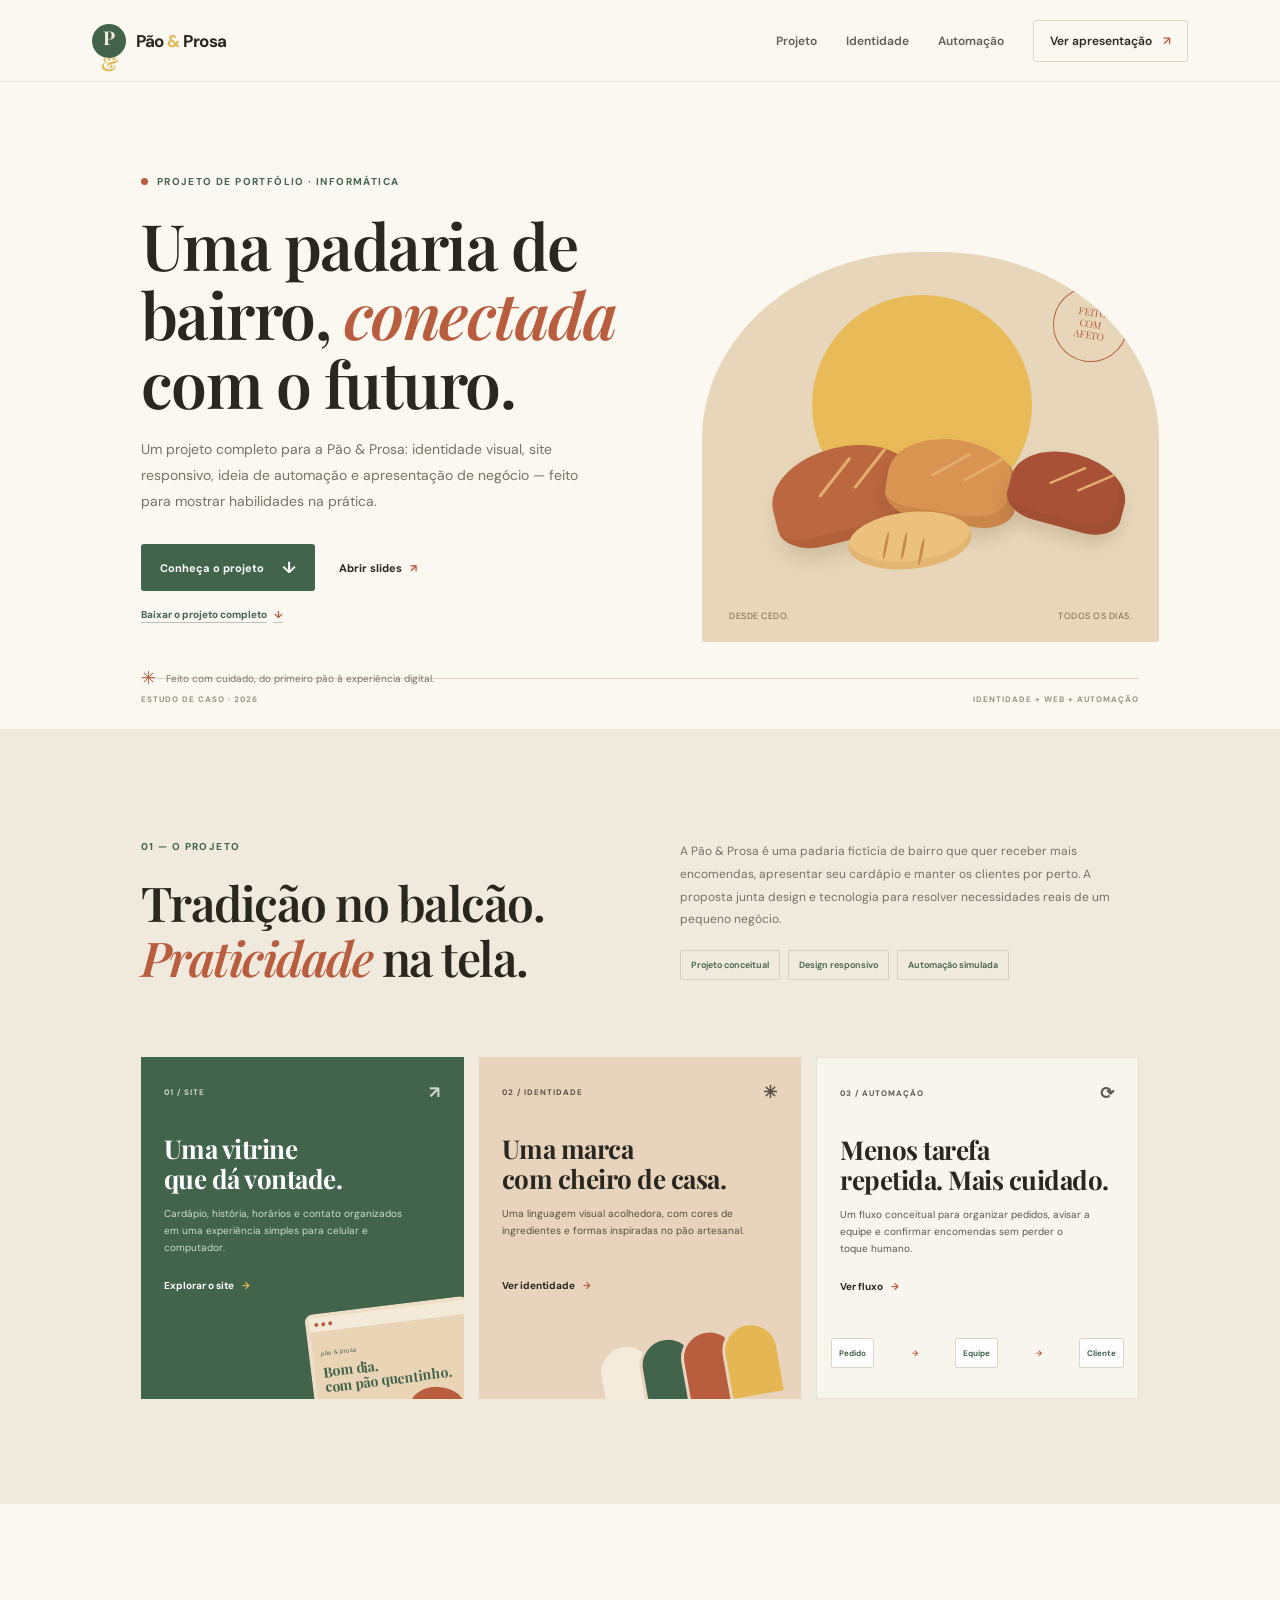
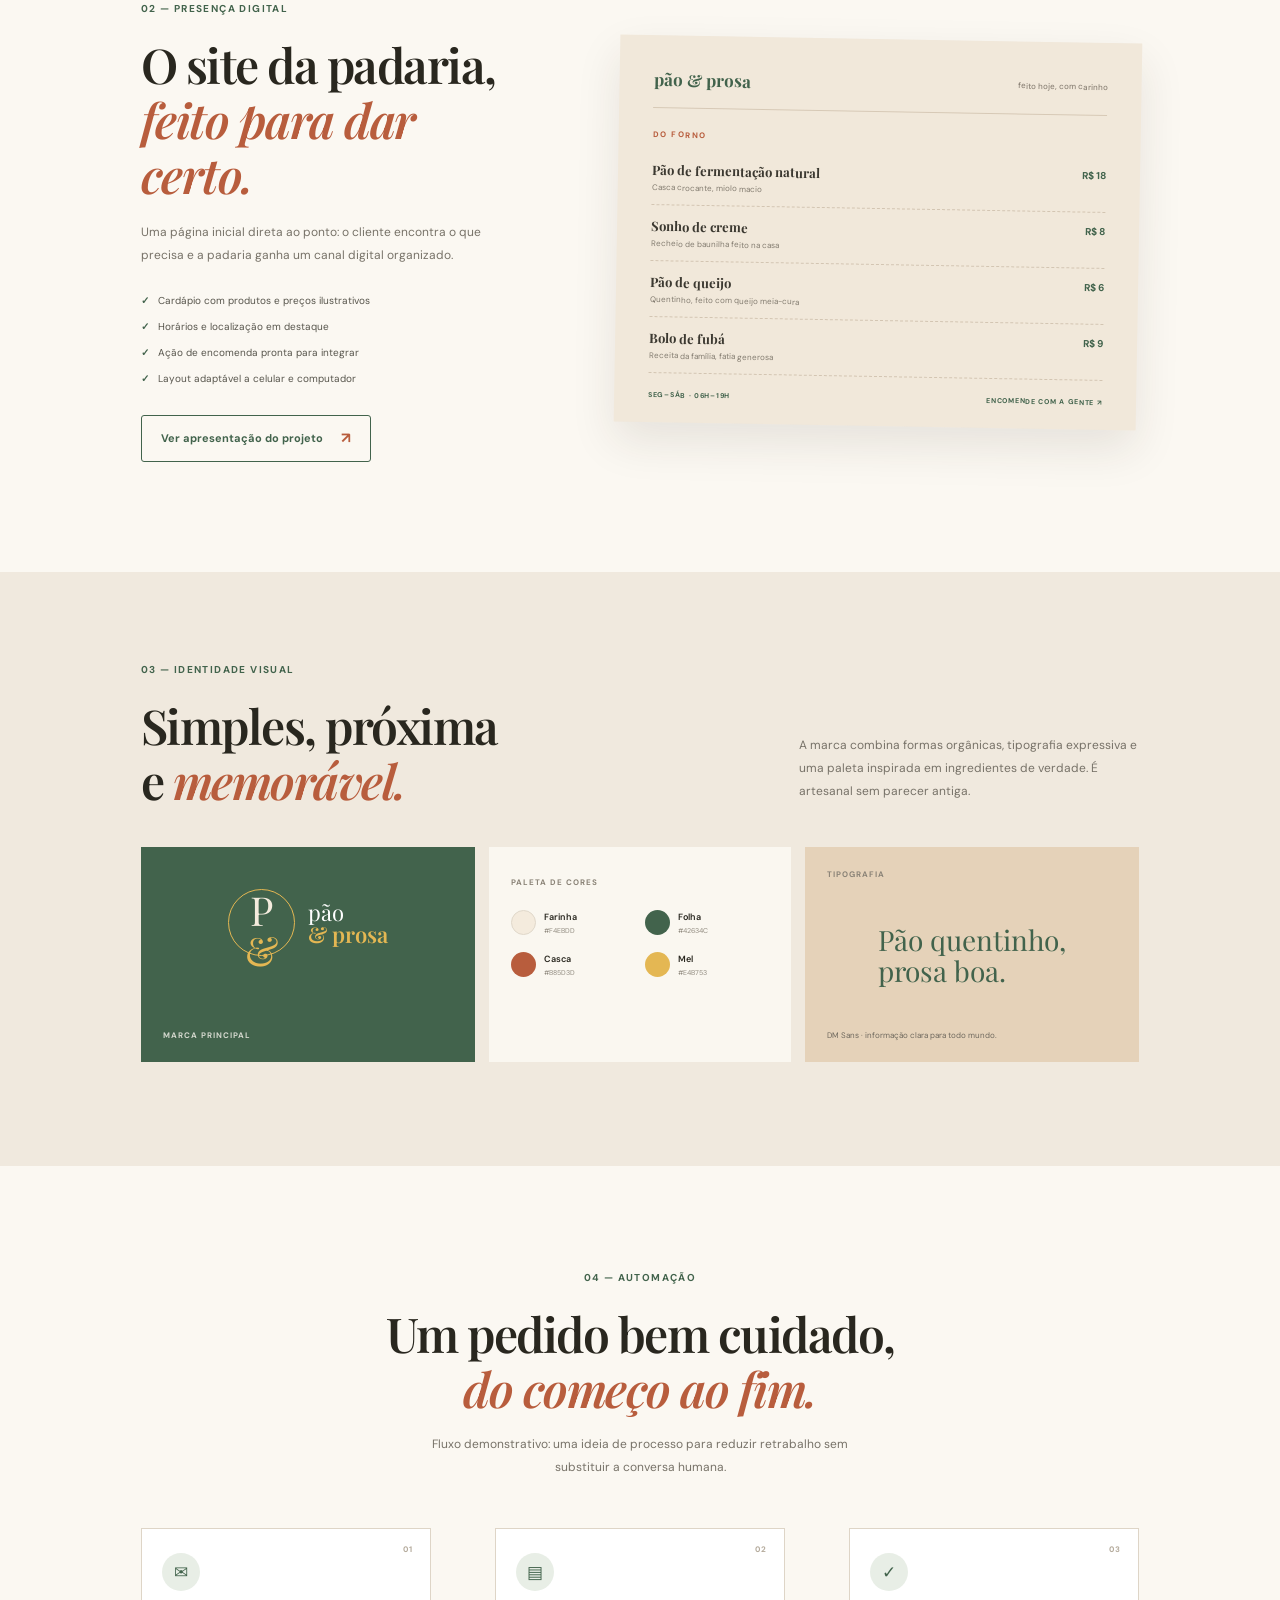
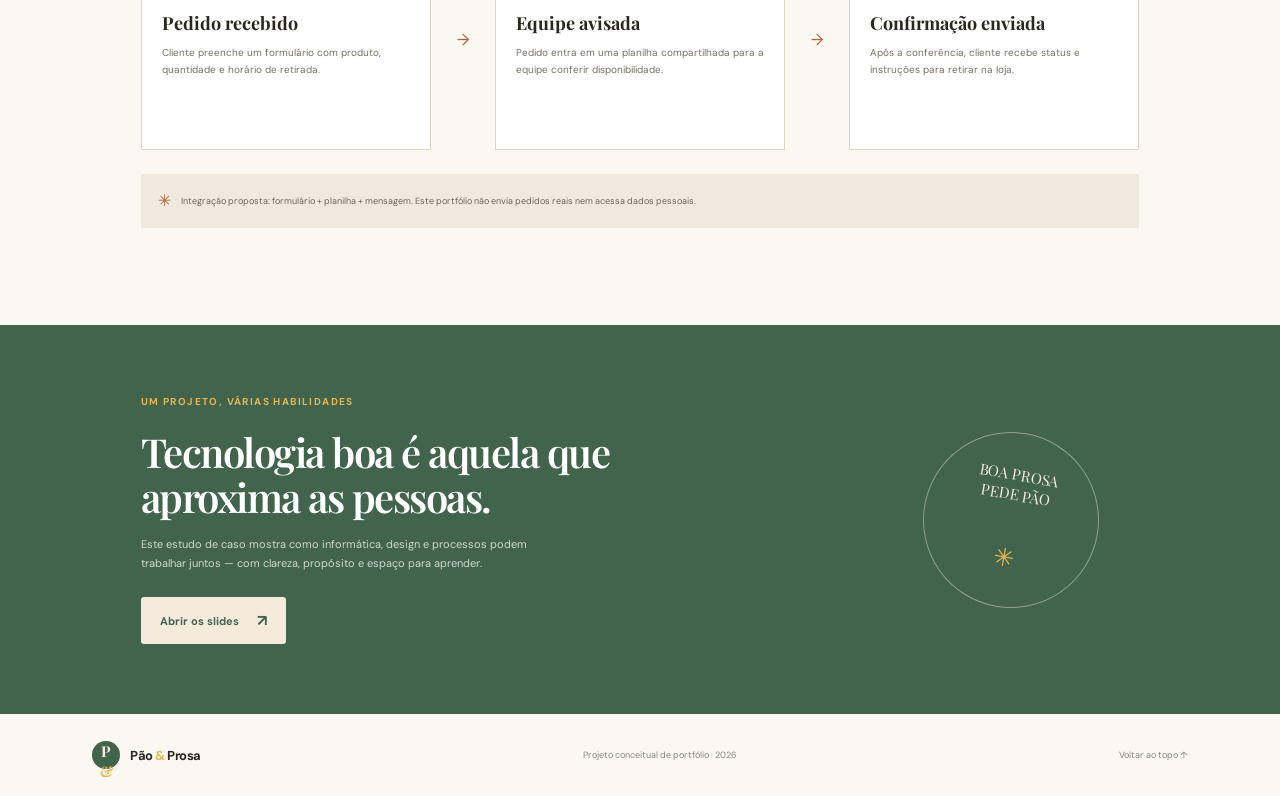
<file: paopro/index.html>
<!doctype html>
<html lang="pt-BR">
<head>
  <meta charset="utf-8">
  <meta name="viewport" content="width=device-width, initial-scale=1">
  <meta name="description" content="Projeto de portfólio de informática: site, identidade visual, automação e apresentação para a padaria Pão & Prosa.">
  <title>Pão & Prosa — Projeto de portfólio</title>
  <link rel="preconnect" href="https://fonts.googleapis.com">
  <link rel="preconnect" href="https://fonts.gstatic.com" crossorigin>
  <link href="https://fonts.googleapis.com/css2?family=DM+Sans:wght@400;500;600;700&family=Playfair+Display:wght@600;700;800&display=swap" rel="stylesheet">
  <link rel="stylesheet" href="styles.css">
  <script src="script.js" defer></script>
</head>
<body>
  <a class="skip-link" href="#conteudo">Pular para o conteúdo</a>
  <header class="site-header">
    <a class="brand" href="#inicio" aria-label="Pão & Prosa, início">
      <span class="brand-mark" aria-hidden="true">P<span>&</span></span>
      <span>Pão <span class="brand-amp">&</span> Prosa</span>
    </a>
    <button class="menu-toggle" type="button" aria-expanded="false" aria-controls="main-nav" aria-label="Abrir menu">
      <span></span><span></span><span></span>
    </button>
    <nav class="main-nav" id="main-nav" aria-label="Navegação principal">
      <a href="#projeto">Projeto</a>
      <a href="#identidade">Identidade</a>
      <a href="#automacao">Automação</a>
      <a class="nav-cta" href="slides.html">Ver apresentação <span aria-hidden="true">↗</span></a>
    </nav>
  </header>

  <main id="conteudo">
    <section class="hero section-wrap" id="inicio">
      <div class="hero-copy">
        <p class="eyebrow"><span class="eyebrow-dot"></span> Projeto de portfólio · Informática</p>
        <h1>Uma padaria de bairro, <em>conectada</em> com o futuro.</h1>
        <p class="hero-intro">Um projeto completo para a Pão & Prosa: identidade visual, site responsivo, ideia de automação e apresentação de negócio — feito para mostrar habilidades na prática.</p>
        <div class="hero-actions">
          <a class="button button-dark" href="#projeto">Conheça o projeto <span aria-hidden="true">↓</span></a>
          <a class="text-link" href="slides.html">Abrir slides <span aria-hidden="true">↗</span></a>
        </div>
        <a class="download-link" href="Pao-e-Prosa.zip" download>Baixar o projeto completo <span aria-hidden="true">↓</span></a>
        <div class="hero-note"><span class="note-icon" aria-hidden="true">✳</span><span>Feito com cuidado, do primeiro pão à experiência digital.</span></div>
      </div>
      <div class="hero-art" role="img" aria-label="Ilustração de uma cesta de pães fresquinhos">
        <div class="hero-stamp">FEITO<br>COM<br>AFETO</div>
        <div class="sun-shape"></div>
        <div class="bread bread-one"></div>
        <div class="bread bread-two"></div>
        <div class="bread bread-three"></div>
        <div class="bread-roll"></div>
        <div class="bread-lines"></div>
        <div class="hero-art-caption"><span>Desde cedo.</span><span>Todos os dias.</span></div>
      </div>
      <div class="hero-bottom"><span>ESTUDO DE CASO · 2026</span><span>IDENTIDADE + WEB + AUTOMAÇÃO</span></div>
    </section>

    <section class="project-intro section-wrap" id="projeto">
      <div class="section-heading">
        <p class="eyebrow">01 — O projeto</p>
        <h2>Tradição no balcão.<br><em>Praticidade</em> na tela.</h2>
      </div>
      <div class="project-description">
        <p>A Pão & Prosa é uma padaria fictícia de bairro que quer receber mais encomendas, apresentar seu cardápio e manter os clientes por perto. A proposta junta design e tecnologia para resolver necessidades reais de um pequeno negócio.</p>
        <div class="project-tags"><span>Projeto conceitual</span><span>Design responsivo</span><span>Automação simulada</span></div>
      </div>
    </section>

    <section class="deliverables section-wrap" aria-label="Entregáveis do projeto">
      <article class="deliverable-card deliverable-web">
        <div class="card-top"><span>01 / SITE</span><span class="card-icon" aria-hidden="true">↗</span></div>
        <h3>Uma vitrine<br>que dá vontade.</h3>
        <p>Cardápio, história, horários e contato organizados em uma experiência simples para celular e computador.</p>
        <a href="#site-preview">Explorar o site <span aria-hidden="true">→</span></a>
        <div class="mini-browser" aria-hidden="true"><div class="mini-browser-top"><i></i><i></i><i></i></div><div class="mini-browser-content"><span>pão & prosa</span><b>Bom dia,<br>com pão quentinho.</b><div class="mini-loaf"></div></div></div>
      </article>
      <article class="deliverable-card deliverable-brand">
        <div class="card-top"><span>02 / IDENTIDADE</span><span class="card-icon" aria-hidden="true">✳</span></div>
        <h3>Uma marca<br>com cheiro de casa.</h3>
        <p>Uma linguagem visual acolhedora, com cores de ingredientes e formas inspiradas no pão artesanal.</p>
        <a href="#identidade">Ver identidade <span aria-hidden="true">→</span></a>
        <div class="brand-swatches" aria-label="Paleta de cores: creme, verde, terracota e amarelo">
          <span class="swatch swatch-cream"></span><span class="swatch swatch-green"></span><span class="swatch swatch-red"></span><span class="swatch swatch-yellow"></span>
        </div>
      </article>
      <article class="deliverable-card deliverable-auto">
        <div class="card-top"><span>03 / AUTOMAÇÃO</span><span class="card-icon" aria-hidden="true">⟳</span></div>
        <h3>Menos tarefa<br>repetida. Mais cuidado.</h3>
        <p>Um fluxo conceitual para organizar pedidos, avisar a equipe e confirmar encomendas sem perder o toque humano.</p>
        <a href="#automacao">Ver fluxo <span aria-hidden="true">→</span></a>
        <div class="automation-dots" aria-hidden="true"><span>Pedido</span><i>→</i><span>Equipe</span><i>→</i><span>Cliente</span></div>
      </article>
    </section>

    <section class="site-preview section-wrap" id="site-preview">
      <div class="preview-copy">
        <p class="eyebrow">02 — Presença digital</p>
        <h2>O site da padaria,<br><em>feito para dar certo.</em></h2>
        <p>Uma página inicial direta ao ponto: o cliente encontra o que precisa e a padaria ganha um canal digital organizado.</p>
        <ul class="check-list">
          <li><span aria-hidden="true">✓</span> Cardápio com produtos e preços ilustrativos</li>
          <li><span aria-hidden="true">✓</span> Horários e localização em destaque</li>
          <li><span aria-hidden="true">✓</span> Ação de encomenda pronta para integrar</li>
          <li><span aria-hidden="true">✓</span> Layout adaptável a celular e computador</li>
        </ul>
        <a class="button button-outline" href="slides.html">Ver apresentação do projeto <span aria-hidden="true">↗</span></a>
      </div>
      <div class="menu-board">
        <div class="menu-board-header"><span>pão & prosa</span><span>feito hoje, com carinho</span></div>
        <p class="menu-kicker">DO FORNO</p>
        <div class="menu-item"><div><strong>Pão de fermentação natural</strong><small>Casca crocante, miolo macio</small></div><b>R$ 18</b></div>
        <div class="menu-item"><div><strong>Sonho de creme</strong><small>Recheio de baunilha feito na casa</small></div><b>R$ 8</b></div>
        <div class="menu-item"><div><strong>Pão de queijo</strong><small>Quentinho, feito com queijo meia-cura</small></div><b>R$ 6</b></div>
        <div class="menu-item"><div><strong>Bolo de fubá</strong><small>Receita da família, fatia generosa</small></div><b>R$ 9</b></div>
        <div class="menu-board-footer"><span>SEG–SÁB · 06H–19H</span><span>ENCOMENDE COM A GENTE ↗</span></div>
      </div>
    </section>

    <section class="identity section-wrap" id="identidade">
      <div class="identity-header">
        <div><p class="eyebrow">03 — Identidade visual</p><h2>Simples, próxima<br>e <em>memorável.</em></h2></div>
        <p>A marca combina formas orgânicas, tipografia expressiva e uma paleta inspirada em ingredientes de verdade. É artesanal sem parecer antiga.</p>
      </div>
      <div class="identity-grid">
        <div class="logo-tile"><div class="logo-lockup"><span class="logo-symbol">P<span>&</span></span><span>pão<br><b>& prosa</b></span></div><span class="tile-caption">MARCA PRINCIPAL</span></div>
        <div class="palette-tile"><span class="tile-caption">PALETA DE CORES</span><div class="palette-list"><div><i class="color-chip color-flour"></i><span>Farinha<small>#F4EBDD</small></span></div><div><i class="color-chip color-leaf"></i><span>Folha<small>#42634C</small></span></div><div><i class="color-chip color-crust"></i><span>Casca<small>#B85D3D</small></span></div><div><i class="color-chip color-honey"></i><span>Mel<small>#E4B753</small></span></div></div></div>
        <div class="type-tile"><span class="tile-caption">TIPOGRAFIA</span><span class="type-display">Pão quentinho,<br>prosa boa.</span><span class="type-body">DM Sans · informação clara para todo mundo.</span></div>
      </div>
    </section>

    <section class="automation section-wrap" id="automacao">
      <div class="automation-heading"><p class="eyebrow">04 — Automação</p><h2>Um pedido bem cuidado,<br><em>do começo ao fim.</em></h2><p>Fluxo demonstrativo: uma ideia de processo para reduzir retrabalho sem substituir a conversa humana.</p></div>
      <div class="flow" aria-label="Etapas do fluxo de automação de encomendas">
        <article class="flow-step"><span class="flow-number">01</span><div class="flow-icon">✉</div><h3>Pedido recebido</h3><p>Cliente preenche um formulário com produto, quantidade e horário de retirada.</p></article>
        <span class="flow-arrow" aria-hidden="true">→</span>
        <article class="flow-step"><span class="flow-number">02</span><div class="flow-icon">▤</div><h3>Equipe avisada</h3><p>Pedido entra em uma planilha compartilhada para a equipe conferir disponibilidade.</p></article>
        <span class="flow-arrow" aria-hidden="true">→</span>
        <article class="flow-step"><span class="flow-number">03</span><div class="flow-icon">✓</div><h3>Confirmação enviada</h3><p>Após a conferência, cliente recebe status e instruções para retirar na loja.</p></article>
      </div>
      <div class="flow-note"><span aria-hidden="true">✳</span> Integração proposta: formulário + planilha + mensagem. Este portfólio não envia pedidos reais nem acessa dados pessoais.</div>
    </section>

    <section class="closing section-wrap">
      <div class="closing-content"><p class="eyebrow">Um projeto, várias habilidades</p><h2>Tecnologia boa é aquela que aproxima as pessoas.</h2><p>Este estudo de caso mostra como informática, design e processos podem trabalhar juntos — com clareza, propósito e espaço para aprender.</p><a class="button button-light" href="slides.html">Abrir os slides <span aria-hidden="true">↗</span></a></div>
      <div class="closing-badge" aria-hidden="true"><span>BOA PROSA<br>PEDE PÃO</span><i>✳</i></div>
    </section>
  </main>

  <footer class="site-footer"><a class="brand footer-brand" href="#inicio"><span class="brand-mark">P<span>&</span></span><span>Pão <span class="brand-amp">&</span> Prosa</span></a><span>Projeto conceitual de portfólio · 2026</span><a href="#inicio">Voltar ao topo ↑</a></footer>
</body>
</html>
</file>
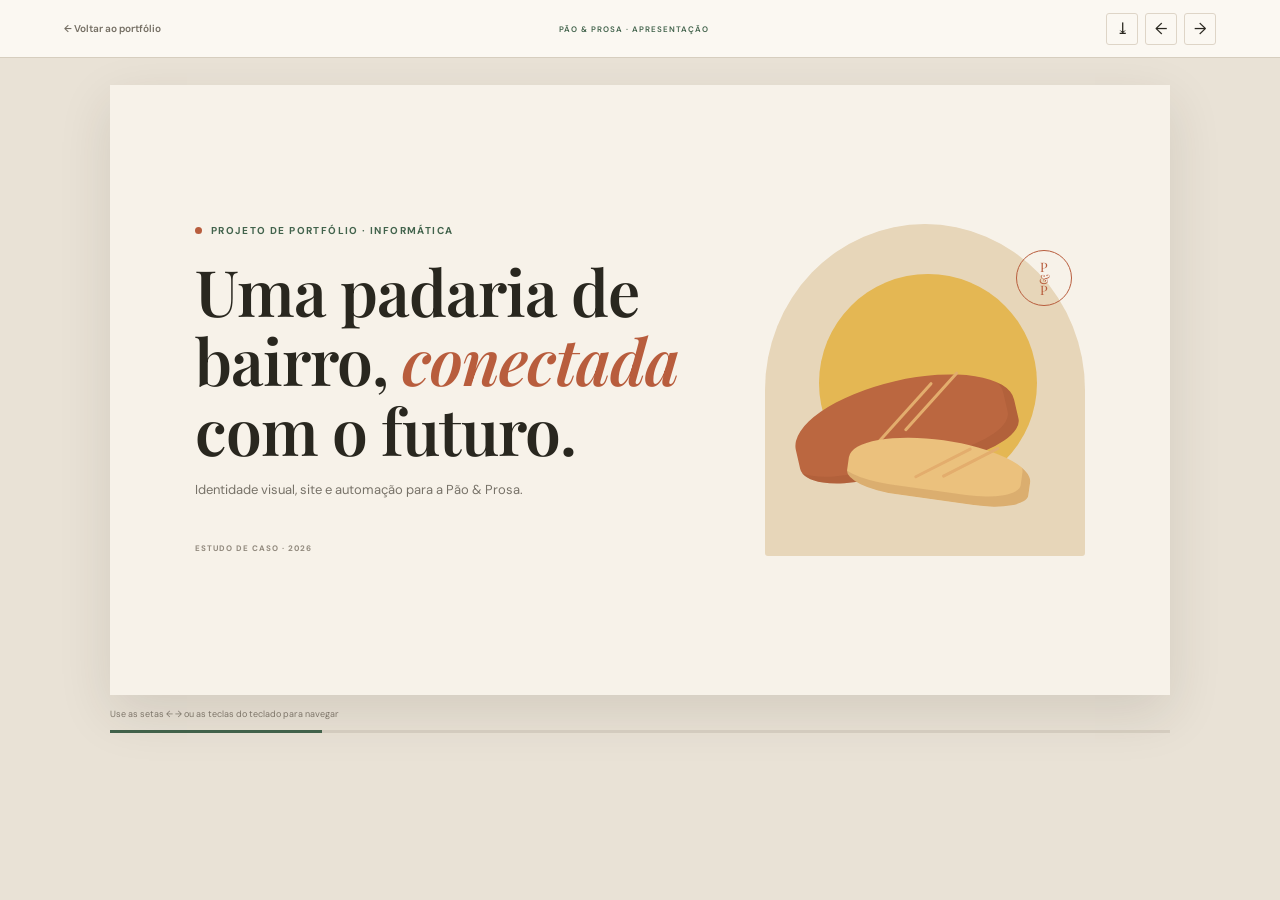
<file: paopro/slides.html>
<!doctype html>
<html lang="pt-BR">
<head>
  <meta charset="utf-8">
  <meta name="viewport" content="width=device-width, initial-scale=1">
  <meta name="description" content="Apresentação do projeto de portfólio Pão & Prosa.">
  <title>Apresentação — Pão & Prosa</title>
  <link rel="preconnect" href="https://fonts.googleapis.com">
  <link rel="preconnect" href="https://fonts.gstatic.com" crossorigin>
  <link href="https://fonts.googleapis.com/css2?family=DM+Sans:wght@400;500;600;700&family=Playfair+Display:wght@600;700;800&display=swap" rel="stylesheet">
  <link rel="stylesheet" href="styles.css">
  <link rel="stylesheet" href="slides.css">
  <script src="slides.js" defer></script>
</head>
<body class="slides-page">
  <header class="slides-toolbar">
    <a class="back-link" href="index.html">← Voltar ao portfólio</a>
    <span class="slide-counter">PÃO & PROSA · APRESENTAÇÃO</span>
    <div class="toolbar-actions"><button class="icon-button" id="print-slides" type="button" aria-label="Imprimir ou salvar como PDF" title="Imprimir / salvar em PDF">⤓</button><button class="icon-button" id="previous-slide" type="button" aria-label="Slide anterior">←</button><button class="icon-button" id="next-slide" type="button" aria-label="Próximo slide">→</button></div>
  </header>
  <main class="slide-deck" aria-label="Apresentação Pão & Prosa">
    <section class="slide slide-cover is-active" aria-label="Slide 1: capa">
      <div class="cover-copy"><p class="eyebrow"><span class="eyebrow-dot"></span> Projeto de portfólio · Informática</p><h1>Uma padaria de bairro, <em>conectada</em> com o futuro.</h1><p class="slide-lead">Identidade visual, site e automação para a Pão & Prosa.</p><span class="cover-date">ESTUDO DE CASO · 2026</span></div>
      <div class="cover-art" aria-hidden="true"><div class="cover-sun"></div><div class="cover-loaf"></div><div class="cover-loaf cover-loaf-two"></div><div class="cover-seal">P<br>&<br>P</div></div>
    </section>
    <section class="slide slide-problem" aria-label="Slide 2: desafio">
      <div class="slide-number">01 — O DESAFIO</div><div class="problem-layout"><div><p class="eyebrow">A oportunidade</p><h2>O carinho já existe.<br>Agora falta <em>chegar mais longe.</em></h2></div><div class="problem-copy"><p>A Pão & Prosa é uma padaria fictícia com produtos artesanais e clientes fiéis. Mas as informações estão espalhadas e encomendas dependem de conversas manuais.</p><ul><li>Cardápio difícil de encontrar</li><li>Pedidos anotados de vários jeitos</li><li>Marca sem presença digital consistente</li></ul></div></div><div class="problem-bottom"><span>NEGÓCIO LOCAL</span><span>EXPERIÊNCIA DIGITAL</span><span>PROCESSO MAIS CLARO</span></div>
    </section>
    <section class="slide slide-solution" aria-label="Slide 3: solução">
      <div class="slide-number">02 — A SOLUÇÃO</div><p class="eyebrow">Um projeto integrado</p><h2>Três frentes.<br><em>Uma experiência só.</em></h2><div class="solution-grid"><article><span>01</span><b>Site responsivo</b><p>Cardápio, horários, história e caminho para encomendar — fácil de usar no celular.</p></article><article><span>02</span><b>Identidade visual</b><p>Uma marca acolhedora, com paleta, tipografia e linguagem que têm a cara da padaria.</p></article><article><span>03</span><b>Automação conceitual</b><p>Um fluxo de pedidos que ajuda a equipe a organizar e confirmar cada encomenda.</p></article></div><div class="solution-footer">DESIGN + TECNOLOGIA + CUIDADO</div>
    </section>
    <section class="slide slide-identity" aria-label="Slide 4: identidade e automação">
      <div class="slide-number">03 — IDENTIDADE + PROCESSO</div><div class="identity-slide-layout"><div class="identity-showcase"><div class="slide-logo"><span>P<span>&</span></span><b>pão<br>& prosa</b></div><p>Paleta inspirada nos ingredientes: farinha, folha, casca e mel.</p><div class="slide-palette"><i></i><i></i><i></i><i></i></div></div><div class="process-showcase"><p class="eyebrow">Encomendas em 3 passos</p><h2>Organizar também<br>é <em>cuidar.</em></h2><div class="process-line"><span>Pedido</span><i>→</i><span>Conferência</span><i>→</i><span>Confirmação</span></div><p class="process-note">Formulário + planilha compartilhada + mensagem após conferência da equipe. Integração proposta, sem envio real de dados.</p></div></div>
    </section>
    <section class="slide slide-career" aria-label="Resumo do projeto Pão & Prosa">
      <div class="slide-number">04 — RESULTADO</div>
      <p class="eyebrow">Pão & Prosa · projeto conceitual</p>
      <h2>Tradição no balcão.<br><em>Praticidade na tela.</em></h2>
      <p class="career-intro">Uma presença digital acolhedora para apresentar a padaria e tornar mais simples a experiência de quem compra.</p>
      <div class="career-slide-grid">
        <span><b>SITE</b><small>Cardápio, horários e informações para clientes</small></span>
        <span><b>IDENTIDADE</b><small>Marca, cores e tipografia inspiradas na padaria</small></span>
        <span><b>AUTOMAÇÃO</b><small>Fluxo conceitual para organizar encomendas</small></span>
        <span><b>EXPERIÊNCIA</b><small>Projeto responsivo para celular e computador</small></span>
      </div>
      <div class="career-slide-takeaway"><strong>Uma ideia:</strong> unir design e informática para aproximar a padaria de seus clientes.</div>
      <div class="final-line"><span>FEITO COM CUIDADO, DO FORNO À TELA.</span><a href="index.html">Pão & Prosa · Portfólio</a></div>
    </section>
  </main>
  <footer class="slide-controls"><span>Use as setas ← → ou as teclas do teclado para navegar</span><div class="progress-track"><span id="progress-bar"></span></div><span class="mobile-hint">Deslize ou toque nas setas para navegar</span></footer>
</body>
</html>
</file>
<file: styles.css>
:root {
  --bg: #0f1216;
  --bg-soft: #151a20;
  --surface: #171d25;
  --line: #262f3a;
  --text: #e6edf3;
  --dim: #9aa7b4;
  --faint: #6b7885;
  --accent: #e2913f;
  --accent-soft: #3a2a17;
  --code: #12202c;
  --radius: 14px;
  --max: 1080px;
}

[data-theme="claro"] {
  --bg: #f7f4ef;
  --bg-soft: #fffdf9;
  --surface: #ffffff;
  --line: #e2dcd2;
  --text: #211a12;
  --dim: #6b5f52;
  --faint: #93857a;
  --accent: #b3641f;
  --accent-soft: #f4e5d2;
  --code: #f0e9df;
}

* { box-sizing: border-box; }

html { scroll-behavior: smooth; }

body {
  margin: 0;
  background: var(--bg);
  color: var(--text);
  font: 16px/1.6 "Inter", "Segoe UI", system-ui, -apple-system, sans-serif;
  -webkit-font-smoothing: antialiased;
}

.wrap { width: min(100% - 48px, var(--max)); margin-inline: auto; }

code {
  font: 13.5px/1.5 "Cascadia Mono", Consolas, monospace;
  background: var(--code);
  border: 1px solid var(--line);
  border-radius: 5px;
  padding: 1px 5px;
}

a { color: inherit; }

/* ---------------------------------- topo ---------------------------------- */

.masthead {
  padding: 72px 0 56px;
  border-bottom: 1px solid var(--line);
  background:
    radial-gradient(680px 300px at 88% -10%, var(--accent-soft), transparent 70%),
    var(--bg-soft);
}

.eyebrow {
  display: flex;
  align-items: center;
  gap: 8px;
  font-size: 12.5px;
  letter-spacing: .14em;
  text-transform: uppercase;
  color: var(--faint);
}

.eyebrow .dot { color: var(--line); }

.theme-btn {
  margin-left: auto;
  background: transparent;
  border: 1px solid var(--line);
  border-radius: 999px;
  color: var(--dim);
  cursor: pointer;
  font: inherit;
  font-size: 11.5px;
  letter-spacing: .06em;
  padding: 5px 13px;
  text-transform: capitalize;
}

.theme-btn:hover { border-color: var(--accent); color: var(--accent); }

.masthead h1 {
  font-size: clamp(34px, 6vw, 56px);
  line-height: 1.08;
  letter-spacing: -.025em;
  margin: 22px 0 20px;
}

.lead { font-size: 18px; color: var(--dim); max-width: 68ch; margin: 0; }

.meta { display: flex; align-items: center; gap: 14px; margin-top: 28px; font-size: 14px; }

.meta .sep { flex: 0 0 26px; height: 1px; background: var(--line); }

.link { color: var(--accent); text-decoration: none; border-bottom: 1px solid transparent; }
.link:hover { border-bottom-color: var(--accent); }

/* -------------------------------- projetos -------------------------------- */

.section { padding: 64px 0 8px; }

.section-title {
  display: flex;
  align-items: baseline;
  gap: 14px;
  font-size: 13px;
  letter-spacing: .16em;
  text-transform: uppercase;
  color: var(--faint);
  margin: 0 0 28px;
  padding-bottom: 14px;
  border-bottom: 1px solid var(--line);
}

.section-title .num { color: var(--accent); font-weight: 700; letter-spacing: .04em; }

.project {
  background: var(--surface);
  border: 1px solid var(--line);
  border-radius: var(--radius);
  padding: 30px 32px 26px;
  margin-bottom: 26px;
}

.project-head {
  display: flex;
  flex-wrap: wrap;
  gap: 18px 28px;
  align-items: flex-start;
  justify-content: space-between;
  padding-bottom: 22px;
  border-bottom: 1px dashed var(--line);
}

.kicker {
  margin: 0 0 6px;
  font-size: 11.5px;
  letter-spacing: .14em;
  text-transform: uppercase;
  color: var(--accent);
}

.project h3 { font-size: 27px; line-height: 1.2; letter-spacing: -.015em; margin: 0 0 8px; }

.tagline { margin: 0; color: var(--dim); font-size: 15.5px; max-width: 52ch; }

.badges { display: flex; flex-wrap: wrap; gap: 7px; max-width: 300px; }

.badges span {
  border: 1px solid var(--line);
  border-radius: 999px;
  color: var(--faint);
  font-size: 11.5px;
  letter-spacing: .03em;
  padding: 4px 11px;
  white-space: nowrap;
}

.project-body { display: grid; grid-template-columns: minmax(0, 1.55fr) minmax(220px, .85fr); gap: 30px 36px; padding: 24px 0 4px; }

.copy p { margin: 0 0 14px; font-size: 15.5px; color: var(--dim); }
.copy p strong { color: var(--text); }

.points { margin: 18px 0 0; padding: 0; list-style: none; }

.points li {
  position: relative;
  padding-left: 20px;
  margin-bottom: 9px;
  font-size: 14.5px;
  color: var(--dim);
}

.points li::before {
  content: "";
  position: absolute;
  left: 0; top: 9px;
  width: 7px; height: 7px;
  border-radius: 2px;
  background: var(--accent);
  opacity: .75;
}

.metrics { display: grid; grid-template-columns: 1fr 1fr; gap: 12px; align-content: start; }

.metric {
  border: 1px solid var(--line);
  border-radius: 10px;
  background: var(--bg-soft);
  padding: 14px 15px 13px;
}

.metric strong { display: block; font-size: 26px; line-height: 1.1; letter-spacing: -.02em; color: var(--accent); }
.metric span { display: block; margin-top: 5px; font-size: 12.5px; line-height: 1.35; color: var(--faint); }

.actions { display: flex; flex-wrap: wrap; gap: 10px; padding-top: 20px; border-top: 1px solid var(--line); }

.btn {
  border: 1px solid var(--line);
  border-radius: 9px;
  background: transparent;
  color: var(--text);
  font: inherit;
  font-size: 14px;
  font-weight: 600;
  padding: 9px 17px;
  text-decoration: none;
}

.btn:hover { border-color: var(--accent); color: var(--accent); }

.btn.primary { background: var(--accent); border-color: var(--accent); color: #1a1206; }
.btn.primary:hover { filter: brightness(1.07); color: #1a1206; }

/* ------------------------------- princípios ------------------------------- */

.principles { display: grid; grid-template-columns: repeat(auto-fit, minmax(250px, 1fr)); gap: 22px 26px; }

.principle h4 { margin: 0 0 8px; font-size: 16.5px; letter-spacing: -.01em; }
.principle p { margin: 0; font-size: 14.5px; color: var(--dim); }

.roadmap { margin: 0; padding: 0; list-style: none; counter-reset: passo; }

.roadmap li {
  counter-increment: passo;
  position: relative;
  padding: 0 0 20px 46px;
  font-size: 15px;
  color: var(--dim);
}

.roadmap li::before {
  content: counter(passo, decimal-leading-zero);
  position: absolute;
  left: 0; top: -2px;
  font: 700 13px/1 "Cascadia Mono", Consolas, monospace;
  color: var(--accent);
  border: 1px solid var(--line);
  border-radius: 7px;
  padding: 6px 7px;
}

.roadmap strong { color: var(--text); }

/* --------------------------------- rodapé --------------------------------- */

.footer { margin-top: 64px; padding: 30px 0 46px; border-top: 1px solid var(--line); background: var(--bg-soft); }
.footer p { margin: 0 0 10px; font-size: 13.5px; color: var(--faint); max-width: 78ch; }
.footer .sig { display: flex; flex-wrap: wrap; gap: 14px; justify-content: space-between; font-size: 12.5px; letter-spacing: .05em; text-transform: uppercase; }

@media (max-width: 860px) {
  .project-body { grid-template-columns: 1fr; }
  .metrics { grid-template-columns: 1fr 1fr; }
  .masthead { padding-top: 48px; }
  .project { padding: 24px 20px 20px; }
}

@media (prefers-reduced-motion: reduce) {
  html { scroll-behavior: auto; }
  * { transition: none !important; }
}
</file>
<file: paopro/styles.css>
:root {
  --cream: #f4ebdd;
  --paper: #fbf8f2;
  --green: #42634c;
  --deep-green: #294333;
  --red: #b85d3d;
  --yellow: #e4b753;
  --ink: #29271f;
  --muted: #777268;
  --line: #ded5c7;
  --serif: "Playfair Display", Georgia, serif;
  --sans: "DM Sans", Arial, sans-serif;
}

* { box-sizing: border-box; }
html { scroll-behavior: smooth; }
body { margin: 0; background: var(--paper); color: var(--ink); font-family: var(--sans); -webkit-font-smoothing: antialiased; }
a { color: inherit; text-decoration: none; }
button { font: inherit; }
.skip-link { position: absolute; z-index: 20; top: -50px; left: 1rem; padding: .8rem 1rem; background: var(--ink); color: white; }
.skip-link:focus { top: 1rem; }
.site-header { height: 82px; padding: 0 7.2%; display: flex; align-items: center; justify-content: space-between; border-bottom: 1px solid rgba(41,39,31,.1); }
.brand { display: inline-flex; align-items: center; gap: 10px; font-weight: 700; font-size: 17px; letter-spacing: -.5px; }
.brand-mark { display: grid; place-items: center; width: 34px; height: 34px; border-radius: 50%; background: var(--green); color: var(--cream); font-family: var(--serif); font-size: 19px; }
.brand-mark span, .brand-amp { color: var(--yellow); }
.main-nav { display: flex; align-items: center; gap: 29px; color: #615e55; font-size: 12px; font-weight: 600; }
.main-nav a:not(.nav-cta):hover, .text-link:hover, .site-footer a:hover { color: var(--red); }
.nav-cta { padding: 12px 16px; border: 1px solid var(--line); border-radius: 3px; color: var(--ink); }
.nav-cta span { margin-left: 8px; color: var(--red); }
.menu-toggle { display: none; }
.section-wrap { padding-left: 11%; padding-right: 11%; }
.hero { position: relative; min-height: 594px; padding-top: 93px; display: grid; grid-template-columns: 1.08fr .92fr; align-items: center; gap: 48px; overflow: hidden; }
.hero-copy { position: relative; z-index: 2; max-width: 530px; padding-bottom: 39px; }
.eyebrow { display: flex; align-items: center; gap: 9px; margin: 0 0 22px; color: var(--green); font-size: 10px; font-weight: 700; letter-spacing: 1.4px; text-transform: uppercase; }
.eyebrow-dot { width: 7px; height: 7px; border-radius: 50%; background: var(--red); }
h1, h2, h3, p { margin-top: 0; }
h1, h2 { font-family: var(--serif); font-weight: 600; letter-spacing: -1.5px; }
h1 { max-width: 540px; margin-bottom: 20px; font-size: clamp(42px, 5vw, 67px); line-height: 1.08; }
h1 em, h2 em { color: var(--red); font-weight: 600; }
.hero-intro { max-width: 440px; color: var(--muted); font-size: 14px; line-height: 1.85; }
.hero-actions { display: flex; align-items: center; gap: 24px; margin-top: 29px; }
.button { display: inline-flex; align-items: center; justify-content: center; gap: 18px; min-height: 47px; padding: 0 19px; border-radius: 3px; font-size: 11px; font-weight: 700; transition: transform .2s, background .2s; }
.button:hover { transform: translateY(-2px); }
.button-dark { background: var(--green); color: white; }
.button-dark:hover { background: var(--deep-green); }
.button-dark span, .button-light span { font-size: 16px; }
.text-link { font-size: 11px; font-weight: 700; }
.text-link span { margin-left: 5px; color: var(--red); }
.download-link { display: inline-flex; gap: 7px; margin-top: 17px; color: var(--green); font-size: 10px; font-weight: 700; text-decoration: underline; text-decoration-color: #b9c2b5; text-underline-offset: 4px; }
.download-link span { color: var(--red); }
.download-link:hover { color: var(--red); }
.hero-note { display: flex; align-items: center; gap: 10px; margin-top: 43px; color: var(--muted); font-size: 10px; }
.note-icon { color: var(--red); font-size: 18px; }
.hero-art { position: relative; height: 390px; margin: 0 -20px 10px 0; border-radius: 48% 48% 3px 3px; background: #e7d6b9; overflow: hidden; }
.sun-shape { position: absolute; top: 43px; left: 24%; width: 220px; height: 220px; border-radius: 50%; background: #e9bb58; }
.bread { position: absolute; z-index: 2; bottom: 102px; width: 146px; height: 93px; border-radius: 53% 53% 30% 30%; background: #bb6740; box-shadow: inset -10px -11px 0 rgba(123,56,34,.14), 0 12px 18px rgba(64,42,24,.13); }
.bread::before, .bread::after { position: absolute; top: 27px; width: 50px; height: 3px; border-radius: 4px; background: #e3ad6d; content: ""; transform: rotate(-38deg); }
.bread::before { left: 43px; }
.bread::after { left: 79px; }
.bread-one { left: 15%; transform: rotate(-14deg); }
.bread-two { left: 39%; bottom: 114px; background: #d99452; transform: rotate(9deg) scale(.9); }
.bread-three { right: 4%; bottom: 105px; background: #a95136; transform: rotate(15deg) scale(.8); }
.bread-roll { position: absolute; z-index: 3; bottom: 73px; left: 32%; width: 124px; height: 57px; border-radius: 50%; background: #ebc17d; box-shadow: inset 0 -8px 0 rgba(161,99,51,.13); transform: rotate(-6deg); }
.bread-roll::before { position: absolute; top: 17px; left: 36px; width: 3px; height: 28px; border-radius: 50%; background: #c88b4e; content: ""; transform: rotate(17deg); box-shadow: 18px -3px #c88b4e, 36px -1px #c88b4e; }
.hero-stamp { position: absolute; z-index: 4; top: 35px; right: 31px; display: grid; place-content: center; width: 75px; height: 75px; border: 1px solid var(--red); border-radius: 50%; color: var(--red); font-family: var(--serif); font-size: 10px; line-height: 1.15; text-align: center; transform: rotate(10deg); }
.hero-art-caption { position: absolute; right: 0; bottom: 20px; left: 0; display: flex; justify-content: space-between; padding: 0 27px; color: #76634e; font-size: 9px; letter-spacing: .5px; text-transform: uppercase; }
.hero-bottom { position: absolute; right: 11%; bottom: 25px; left: 11%; display: flex; justify-content: space-between; padding-top: 15px; border-top: 1px solid var(--line); color: #999184; font-size: 8px; font-weight: 700; letter-spacing: 1px; }
.project-intro { display: grid; grid-template-columns: 1fr 1fr; gap: 80px; padding-top: 111px; padding-bottom: 54px; background: #f0e9de; }
.section-heading h2, .preview-copy h2, .identity h2, .automation h2, .career h2 { margin-bottom: 0; font-size: clamp(34px, 4vw, 48px); line-height: 1.14; }
.project-description { align-self: end; padding-bottom: 7px; }
.project-description > p, .preview-copy > p:not(.eyebrow), .identity-header > p, .automation-heading > p:not(.eyebrow), .career-heading > p:not(.eyebrow) { color: var(--muted); font-size: 12px; line-height: 1.9; }
.project-tags { display: flex; flex-wrap: wrap; gap: 8px; margin-top: 19px; }
.project-tags span { padding: 8px 10px; border: 1px solid #d8cebf; border-radius: 2px; color: var(--green); font-size: 9px; font-weight: 600; }
.deliverables { display: grid; grid-template-columns: repeat(3, 1fr); gap: 15px; padding-top: 16px; padding-bottom: 105px; background: #f0e9de; }
.deliverable-card { position: relative; min-height: 342px; padding: 24px 23px; overflow: hidden; }
.deliverable-web { background: var(--green); color: white; }
.deliverable-brand { background: #e8d3bd; }
.deliverable-auto { background: #f8f5ef; border: 1px solid #e8e0d4; }
.card-top { display: flex; justify-content: space-between; align-items: center; font-size: 8px; font-weight: 700; letter-spacing: 1px; opacity: .75; }
.card-icon { font-size: 17px; }
.deliverable-card h3 { position: relative; z-index: 1; margin: 31px 0 12px; font-family: var(--serif); font-size: 26px; line-height: 1.13; letter-spacing: -.5px; }
.deliverable-card p { position: relative; z-index: 1; max-width: 250px; min-height: 51px; color: inherit; font-size: 10px; line-height: 1.7; opacity: .76; }
.deliverable-card > a { position: relative; z-index: 1; display: inline-block; margin-top: 13px; font-size: 10px; font-weight: 700; }
.deliverable-card > a span { margin-left: 6px; color: var(--yellow); }
.deliverable-brand > a span, .deliverable-auto > a span { color: var(--red); }
.mini-browser { position: absolute; right: -11px; bottom: -30px; width: 164px; height: 124px; border: 4px solid rgba(255,255,255,.22); border-radius: 8px; background: #e9d5b6; transform: rotate(-7deg); }
.mini-browser-top { display: flex; gap: 3px; padding: 5px; background: rgba(255,255,255,.5); }
.mini-browser-top i { width: 4px; height: 4px; border-radius: 50%; background: var(--red); }
.mini-browser-content { position: relative; padding: 8px; color: var(--green); }
.mini-browser-content > span { font-size: 6px; }
.mini-browser-content b { display: block; margin-top: 4px; font-family: var(--serif); font-size: 14px; line-height: 1.1; }
.mini-loaf { position: absolute; right: 11px; bottom: -37px; width: 55px; height: 40px; border-radius: 50% 50% 30% 30%; background: var(--red); transform: rotate(10deg); }
.brand-swatches { display: flex; position: absolute; right: 19px; bottom: -10px; transform: rotate(-10deg); }
.swatch { width: 57px; height: 76px; border: 3px solid #e8d3bd; border-radius: 30px 30px 4px 4px; }
.swatch + .swatch { margin-left: -15px; }
.swatch-cream { background: var(--cream); }.swatch-green { background: var(--green); }.swatch-red { background: var(--red); }.swatch-yellow { background: var(--yellow); }
.automation-dots { position: absolute; right: 14px; bottom: 30px; left: 14px; display: flex; align-items: center; justify-content: space-between; color: var(--green); font-size: 8px; font-weight: 700; }
.automation-dots span { padding: 9px 7px; border: 1px solid var(--line); border-radius: 2px; background: white; }
.automation-dots i { color: var(--red); font-style: normal; }
.site-preview { display: grid; grid-template-columns: .85fr 1.15fr; align-items: center; gap: 9%; padding-top: 98px; padding-bottom: 110px; }
.preview-copy > p:not(.eyebrow) { max-width: 370px; margin: 20px 0; }
.check-list { display: grid; gap: 13px; margin: 27px 0 30px; padding: 0; list-style: none; color: #57554c; font-size: 10px; }
.check-list li { display: flex; align-items: flex-start; gap: 9px; }
.check-list li span { color: var(--green); font-weight: 700; }
.button-outline { border: 1px solid var(--green); color: var(--green); }
.button-outline:hover { background: #edf0e8; }
.button-outline span { color: var(--red); font-size: 15px; }
.menu-board { padding: 33px 34px 23px; background: #f1e8da; box-shadow: 0 19px 45px rgba(51,43,31,.1); transform: rotate(1deg); }
.menu-board-header { display: flex; justify-content: space-between; align-items: center; padding-bottom: 17px; border-bottom: 1px solid #d7c9b6; color: var(--green); font-family: var(--serif); font-size: 17px; font-weight: 700; }
.menu-board-header span + span { color: #8b8276; font-family: var(--sans); font-size: 8px; font-weight: 500; }
.menu-kicker { margin: 21px 0 10px; color: var(--red); font-size: 8px; font-weight: 700; letter-spacing: 1.5px; }
.menu-item { display: flex; justify-content: space-between; gap: 10px; padding: 12px 0; border-bottom: 1px dashed #d3c5b2; }
.menu-item strong { display: block; color: #3c3931; font-family: var(--serif); font-size: 13px; }
.menu-item small { display: block; margin-top: 4px; color: #837c70; font-size: 8px; }
.menu-item > b { color: var(--green); font-size: 10px; white-space: nowrap; }
.menu-board-footer { display: flex; justify-content: space-between; padding-top: 17px; color: var(--green); font-size: 7px; font-weight: 700; letter-spacing: .7px; }
.identity { padding-top: 91px; padding-bottom: 104px; background: #f0e9de; }
.identity-header { display: flex; align-items: end; justify-content: space-between; gap: 30px; margin-bottom: 40px; }
.identity-header > p { max-width: 340px; margin-bottom: 5px; }
.identity-grid { display: grid; grid-template-columns: 1fr .9fr 1fr; gap: 14px; }
.logo-tile, .palette-tile, .type-tile { min-height: 215px; padding: 22px; }
.logo-tile { display: flex; flex-direction: column; justify-content: space-between; background: var(--green); color: white; }
.logo-lockup { display: flex; align-items: center; gap: 13px; align-self: center; margin-top: 20px; font-family: var(--serif); font-size: 22px; line-height: 1; }
.logo-symbol { display: grid; place-items: center; width: 67px; height: 67px; border: 1px solid var(--yellow); border-radius: 50%; color: var(--cream); font-size: 40px; }
.logo-symbol span { color: var(--yellow); }
.logo-lockup b { color: var(--yellow); font-weight: 600; }
.tile-caption { color: #8a8377; font-size: 8px; font-weight: 700; letter-spacing: 1px; }
.logo-tile .tile-caption { color: #d5d9cf; }
.palette-tile { background: #faf7f0; }
.palette-list { display: grid; grid-template-columns: 1fr 1fr; gap: 17px 10px; margin-top: 20px; }
.palette-list > div { display: flex; align-items: center; gap: 8px; font-size: 9px; font-weight: 600; }
.color-chip { width: 25px; height: 25px; border-radius: 50%; }
.color-flour { background: var(--cream); border: 1px solid #e0d8ca; }.color-leaf { background: var(--green); }.color-crust { background: var(--red); }.color-honey { background: var(--yellow); }
.palette-list small { display: block; margin-top: 3px; color: #938d82; font-size: 7px; font-weight: 400; }
.type-tile { display: flex; flex-direction: column; align-items: flex-start; justify-content: space-between; background: #e5d2b9; }
.type-display { align-self: center; color: var(--green); font-family: var(--serif); font-size: 28px; line-height: 1.12; }
.type-body { color: #6e685d; font-size: 8px; }
.automation { padding-top: 105px; padding-bottom: 97px; }
.automation-heading { max-width: 600px; margin: 0 auto; text-align: center; }
.automation-heading .eyebrow, .career-heading .eyebrow { justify-content: center; }
.automation-heading > p:not(.eyebrow) { max-width: 430px; margin: 17px auto 0; }
.flow { display: grid; grid-template-columns: 1fr 40px 1fr 40px 1fr; align-items: center; gap: 12px; margin-top: 50px; }
.flow-step { position: relative; min-height: 222px; padding: 24px 20px; border: 1px solid var(--line); background: white; }
.flow-number { position: absolute; top: 15px; right: 17px; color: #b4aa9b; font-size: 8px; font-weight: 700; letter-spacing: 1px; }
.flow-icon { display: grid; place-items: center; width: 38px; height: 38px; margin-bottom: 20px; border-radius: 50%; background: #e8eee6; color: var(--green); font-size: 17px; }
.flow-step h3 { margin-bottom: 9px; font-family: var(--serif); font-size: 18px; }
.flow-step p { margin-bottom: 0; color: var(--muted); font-size: 10px; line-height: 1.7; }
.flow-arrow { color: var(--red); text-align: center; }
.flow-note { display: flex; align-items: center; gap: 10px; margin-top: 24px; padding: 14px 17px; background: #f0e9de; color: #6c665b; font-size: 9px; line-height: 1.6; }
.flow-note span { color: var(--red); font-size: 16px; }
.career { padding-top: 96px; padding-bottom: 102px; background: #f0e9de; }
.career-heading { max-width: 640px; margin: 0 auto; text-align: center; }
.career-heading > p:not(.eyebrow) { max-width: 480px; margin: 17px auto 0; }
.career-cards { display: grid; grid-template-columns: repeat(4, 1fr); gap: 12px; margin-top: 42px; }
.career-card { min-height: 190px; padding: 19px 16px; border: 1px solid #ddd2c2; background: rgba(255,255,255,.45); }
.career-label { color: var(--green); font-size: 8px; font-weight: 700; letter-spacing: 1.2px; }
.career-level { display: flex; align-items: center; justify-content: space-between; margin: 17px 0 10px; font-family: var(--serif); font-size: 18px; font-weight: 700; }
.career-level span { color: var(--red); font-family: var(--sans); font-size: 13px; }
.career-card p { min-height: 53px; margin-bottom: 13px; color: #716b60; font-size: 9px; line-height: 1.6; }
.career-flag { color: var(--red); font-size: 8px; font-weight: 700; }
.career-takeaway { display: flex; align-items: center; gap: 14px; max-width: 790px; margin: 22px auto 0; padding: 16px 20px; background: var(--green); color: white; }
.takeaway-mark { display: grid; flex: 0 0 27px; place-items: center; width: 27px; height: 27px; border: 1px solid var(--yellow); border-radius: 50%; color: var(--yellow); font-weight: 700; }
.career-takeaway p { margin: 0; color: #e1e7de; font-size: 10px; line-height: 1.7; }
.career-takeaway strong { color: white; }
.closing { position: relative; display: flex; justify-content: space-between; align-items: center; min-height: 350px; overflow: hidden; background: var(--green); color: white; }
.closing-content { max-width: 530px; padding: 70px 0; }
.closing .eyebrow { color: var(--yellow); }
.closing h2 { max-width: 500px; margin-bottom: 15px; font-size: 40px; line-height: 1.12; }
.closing-content > p:not(.eyebrow) { max-width: 420px; color: #d1d9d0; font-size: 11px; line-height: 1.8; }
.button-light { margin-top: 12px; background: var(--cream); color: var(--green); }
.closing-badge { display: grid; place-items: center; width: 176px; height: 176px; margin-right: 4%; border: 1px solid rgba(244,235,221,.45); border-radius: 50%; color: var(--cream); text-align: center; transform: rotate(10deg); }
.closing-badge span { font-family: var(--serif); font-size: 15px; line-height: 1.3; }
.closing-badge i { margin-top: -27px; color: var(--yellow); font-size: 25px; font-style: normal; }
.site-footer { display: flex; align-items: center; justify-content: space-between; min-height: 82px; padding: 0 7.2%; color: #8b857a; font-size: 9px; }
.footer-brand { color: var(--ink); font-size: 13px; }
.footer-brand .brand-mark { width: 28px; height: 28px; font-size: 15px; }

@media (min-width: 1440px) { .section-wrap { padding-right: calc((100% - 1120px) / 2); padding-left: calc((100% - 1120px) / 2); } }
@media (max-width: 900px) {
  .site-header { padding: 0 5%; }
  .main-nav { gap: 16px; }
  .section-wrap { padding-right: 7%; padding-left: 7%; }
  .hero { min-height: 545px; gap: 20px; }
  .hero-art { height: 330px; }
  .bread { transform: scale(.8); }
  .bread-one { left: 5%; transform: rotate(-14deg) scale(.8); }
  .bread-two { left: 33%; transform: rotate(9deg) scale(.75); }
  .bread-three { right: -6%; transform: rotate(15deg) scale(.7); }
  .sun-shape { left: 16%; width: 190px; height: 190px; }
  .career-cards { grid-template-columns: repeat(2, 1fr); }
}
@media (max-width: 680px) {
  .site-header { position: relative; z-index: 10; height: 70px; }
  .menu-toggle { display: grid; gap: 5px; width: 38px; height: 38px; place-content: center; border: 1px solid var(--line); border-radius: 3px; background: transparent; }
  .menu-toggle span { width: 16px; height: 1px; background: var(--ink); }
  .main-nav { position: absolute; top: 69px; right: 0; left: 0; display: none; align-items: stretch; gap: 0; padding: 7px 5% 15px; border-bottom: 1px solid var(--line); background: var(--paper); }
  .main-nav.is-open { display: flex; flex-direction: column; }
  .main-nav a { padding: 12px 5px; }
  .nav-cta { margin-top: 5px; }
  .section-wrap { padding-right: 6%; padding-left: 6%; }
  .hero { display: flex; flex-direction: column; align-items: stretch; gap: 10px; padding-top: 60px; padding-bottom: 60px; }
  .hero-copy { padding-bottom: 0; }
  h1 { font-size: clamp(43px, 12vw, 58px); }
  .hero-art { width: min(100%, 430px); height: 310px; margin: 25px auto 0; }
  .hero-bottom { right: 6%; bottom: 18px; left: 6%; font-size: 7px; }
  .project-intro { grid-template-columns: 1fr; gap: 25px; padding-top: 76px; padding-bottom: 30px; }
  .deliverables { grid-template-columns: 1fr; gap: 12px; padding-bottom: 70px; }
  .deliverable-card { min-height: 310px; }
  .site-preview { grid-template-columns: 1fr; gap: 45px; padding-top: 74px; padding-bottom: 80px; }
  .menu-board { padding: 25px 20px 18px; }
  .menu-board-header span + span { font-size: 7px; }
  .identity { padding-top: 74px; padding-bottom: 75px; }
  .identity-header { display: block; }
  .identity-header > p { margin-top: 18px; }
  .identity-grid { grid-template-columns: 1fr; }
  .logo-tile, .palette-tile, .type-tile { min-height: 190px; }
  .automation { padding-top: 75px; padding-bottom: 75px; }
  .flow { grid-template-columns: 1fr; gap: 10px; margin-top: 35px; }
  .flow-step { min-height: 0; padding: 20px; }
  .flow-icon { margin-bottom: 13px; }
  .flow-arrow { transform: rotate(90deg); }
  .career { padding-top: 75px; padding-bottom: 75px; }
  .career-cards { grid-template-columns: 1fr; margin-top: 32px; }
  .career-card { min-height: 0; }
  .career-card p { min-height: 0; }
  .career-takeaway { align-items: flex-start; padding: 15px; }
  .closing { min-height: 0; }
  .closing-content { padding: 65px 0; }
  .closing h2 { font-size: 36px; }
  .closing-badge { display: none; }
  .site-footer { flex-wrap: wrap; gap: 12px; padding: 20px 6%; }
}
@media (prefers-reduced-motion: reduce) {
  html { scroll-behavior: auto; }
  *, *::before, *::after { transition-duration: .01ms !important; animation-duration: .01ms !important; }
}
</file>
<file: paopro/slides.css>
.slides-page { width: 100%; height: 100vh; min-height: 540px; overflow: hidden; background: #e9e2d6; }
.slides-toolbar { position: relative; z-index: 3; display: flex; align-items: center; justify-content: space-between; height: 58px; padding: 0 5%; border-bottom: 1px solid #d6cebf; background: var(--paper); }
.back-link, .slide-counter { color: #746e63; font-size: 10px; font-weight: 600; }
.slide-counter { color: var(--green); font-size: 8px; letter-spacing: 1px; }
.toolbar-actions { display: flex; gap: 7px; }
.icon-button { display: grid; place-items: center; width: 32px; height: 32px; border: 1px solid var(--line); border-radius: 3px; background: transparent; color: var(--ink); cursor: pointer; }
.icon-button:hover { border-color: var(--green); color: var(--green); }
.slide-deck { position: relative; width: min(100% - 10%, 1060px); height: min(72vh, 610px); min-height: 440px; margin: 3vh auto 0; background: var(--paper); box-shadow: 0 18px 50px rgba(51,43,31,.12); }
.slide { position: absolute; inset: 0; display: none; overflow: hidden; padding: 7% 8%; background: var(--paper); }
.slide.is-active { display: flex; flex-direction: column; animation: enter-slide .25s ease-out; }
@keyframes enter-slide { from { opacity: .65; transform: translateX(8px); } to { opacity: 1; transform: translateX(0); } }
.slide h1, .slide h2 { font-family: var(--serif); font-weight: 600; letter-spacing: -1px; }
.slide h1 { max-width: 530px; margin: 0 0 17px; font-size: clamp(40px, 5vw, 64px); line-height: 1.08; }
.slide h2 { margin: 0 0 18px; font-size: clamp(32px, 4vw, 48px); line-height: 1.12; }
.slide-cover { flex-direction: row !important; align-items: center; gap: 5%; background: #f7f2e9; }
.cover-copy { position: relative; z-index: 1; width: 59%; }
.cover-copy .eyebrow { margin-bottom: 19px; }
.slide-lead { margin: 0; color: var(--muted); font-size: 13px; }
.cover-date { display: inline-block; margin-top: 45px; color: #91897d; font-size: 8px; font-weight: 700; letter-spacing: 1px; }
.cover-art { position: relative; width: 36%; height: 72%; border-radius: 50% 50% 3px 3px; background: #e7d6b9; }
.cover-sun { position: absolute; top: 15%; left: 17%; width: 68%; aspect-ratio: 1; border-radius: 50%; background: var(--yellow); }
.cover-loaf { position: absolute; z-index: 1; bottom: 26%; left: 9%; width: 70%; height: 27%; border-radius: 52% 52% 30% 30%; background: #bb6740; box-shadow: inset -9px -9px 0 rgba(123,56,34,.14); transform: rotate(-13deg); }
.cover-loaf::after { position: absolute; top: 35%; left: 34%; width: 35%; height: 3px; border-radius: 2px; background: #e3ad6d; content: ""; transform: rotate(-35deg); box-shadow: 25px 12px #e3ad6d; }
.cover-loaf-two { z-index: 2; bottom: 17%; left: 26%; width: 57%; height: 18%; background: #ebc17d; transform: rotate(8deg); }
.cover-seal { position: absolute; z-index: 3; top: 8%; right: 4%; display: grid; place-content: center; width: 56px; height: 56px; border: 1px solid var(--red); border-radius: 50%; color: var(--red); font-family: var(--serif); font-size: 13px; line-height: .9; text-align: center; }
.slide-number { position: absolute; top: 26px; right: 8%; color: #968d80; font-size: 8px; font-weight: 700; letter-spacing: 1px; }
.slide-problem { justify-content: center; background: #f0e9de; }
.problem-layout { display: grid; grid-template-columns: 1.1fr .9fr; align-items: center; gap: 9%; }
.problem-layout .eyebrow, .slide-solution > .eyebrow, .slide-career > .eyebrow { margin-bottom: 15px; }
.problem-copy p, .problem-copy li { color: #6e685d; font-size: 11px; line-height: 1.8; }
.problem-copy ul { display: grid; gap: 8px; margin: 17px 0 0; padding-left: 17px; }
.problem-copy li::marker { color: var(--red); }
.problem-bottom { display: flex; justify-content: space-between; margin-top: auto; padding-top: 17px; border-top: 1px solid #d7cdbf; color: #8f8679; font-size: 8px; font-weight: 700; letter-spacing: .8px; }
.slide-solution { justify-content: center; }
.solution-grid { display: grid; grid-template-columns: repeat(3, 1fr); gap: 15px; margin-top: 22px; }
.solution-grid article { min-height: 155px; padding: 18px; border: 1px solid var(--line); background: white; }
.solution-grid article > span { display: block; margin-bottom: 19px; color: var(--red); font-size: 9px; font-weight: 700; }
.solution-grid b { font-family: var(--serif); font-size: 16px; }
.solution-grid p { margin: 8px 0 0; color: var(--muted); font-size: 9px; line-height: 1.7; }
.solution-footer { margin-top: auto; color: var(--green); font-size: 8px; font-weight: 700; letter-spacing: 1px; }
.slide-identity { justify-content: center; background: #f0e9de; }
.identity-slide-layout { display: grid; grid-template-columns: .8fr 1.2fr; align-items: center; gap: 8%; }
.identity-showcase { display: flex; flex-direction: column; align-items: center; padding: 30px 20px; background: var(--green); color: white; text-align: center; }
.slide-logo { display: flex; align-items: center; gap: 10px; font-family: var(--serif); font-size: 19px; line-height: 1; text-align: left; }
.slide-logo > span { display: grid; place-items: center; width: 55px; height: 55px; border: 1px solid var(--yellow); border-radius: 50%; font-size: 31px; }
.slide-logo > span span { color: var(--yellow); }
.slide-logo b { color: var(--yellow); font-weight: 600; }
.identity-showcase > p { max-width: 200px; margin: 20px 0 15px; color: #d6ded4; font-size: 9px; line-height: 1.6; }
.slide-palette { display: flex; gap: 7px; }
.slide-palette i { width: 24px; height: 24px; border: 1px solid rgba(255,255,255,.4); border-radius: 50%; background: var(--cream); }
.slide-palette i:nth-child(2) { background: var(--green); }.slide-palette i:nth-child(3) { background: var(--red); }.slide-palette i:nth-child(4) { background: var(--yellow); }
.process-showcase h2 { font-size: 39px; }
.process-line { display: flex; align-items: center; justify-content: space-between; gap: 6px; margin: 27px 0 17px; color: var(--green); font-size: 9px; font-weight: 700; }
.process-line span { padding: 10px 8px; border: 1px solid var(--line); background: white; }
.process-line i { color: var(--red); font-style: normal; }
.process-note, .career-slide-note { color: var(--muted); font-size: 9px; line-height: 1.7; }
.slide-career { justify-content: center; }
.slide-career h2 { margin-bottom: 21px; }
.career-intro { max-width: 620px; margin: -5px 0 18px; color: var(--muted); font-size: 10px; line-height: 1.7; }
.career-slide-grid { display: grid; grid-template-columns: repeat(4, 1fr); gap: 8px; }
.career-slide-grid span { min-height: 82px; padding: 13px 11px; border: 1px solid var(--line); background: white; }
.career-slide-grid b { display: block; color: var(--red); font-family: var(--serif); font-size: 14px; }
.career-slide-grid small { display: block; margin-top: 8px; color: #6e685d; font-size: 8px; line-height: 1.55; }
.career-slide-takeaway { margin-top: 14px; padding: 12px 15px; background: var(--green); color: #e1e7de; font-size: 9px; line-height: 1.65; }
.career-slide-takeaway strong { color: white; }
.final-line { display: flex; justify-content: space-between; margin-top: auto; padding-top: 15px; border-top: 1px solid var(--line); color: var(--green); font-size: 8px; font-weight: 700; letter-spacing: .7px; }
.final-line a { color: var(--muted); font-weight: 500; letter-spacing: 0; }
.slide-controls { width: min(100% - 10%, 1060px); margin: 13px auto 0; color: #827a6e; font-size: 9px; }
.progress-track { height: 3px; margin-top: 10px; background: #d8d0c3; }
.progress-track span { display: block; width: 20%; height: 100%; background: var(--green); transition: width .25s ease; }
.mobile-hint { display: none; }
@media (max-width: 650px) {
  .slides-page { height: 100dvh; min-height: 0; }
  .slides-toolbar { height: 52px; padding: 0 4%; }
  .slide-deck { width: 92%; height: calc(100dvh - 134px); min-height: 0; margin-top: 14px; }
  .slide { padding: 11% 7%; }
  .slide-cover { flex-direction: column !important; align-items: flex-start; justify-content: center; gap: 25px; }
  .cover-copy { width: 100%; }
  .slide h1 { font-size: clamp(37px, 10vw, 52px); }
  .cover-date { margin-top: 20px; }
  .cover-art { align-self: center; width: 65%; height: 35%; min-height: 130px; }
  .slide-number { top: 14px; right: 7%; font-size: 7px; }
  .problem-layout, .identity-slide-layout { grid-template-columns: 1fr; gap: 11px; }
  .slide-problem { justify-content: flex-start; padding-top: 15%; }
  .problem-layout h2, .slide-solution h2, .slide-career h2 { font-size: clamp(29px, 8vw, 38px); }
  .problem-copy p, .problem-copy li { font-size: 9px; }
  .problem-bottom { gap: 6px; font-size: 6px; }
  .slide-solution { justify-content: flex-start; padding-top: 14%; }
  .solution-grid { grid-template-columns: 1fr; gap: 7px; margin-top: 10px; }
  .solution-grid article { min-height: 0; padding: 10px 12px; }
  .solution-grid article > span { display: inline-block; margin: 0 8px 0 0; }
  .solution-grid b { font-size: 13px; }
  .solution-grid p { margin-top: 5px; }
  .solution-footer { margin-top: 12px; }
  .slide-identity { justify-content: flex-start; padding-top: 14%; }
  .identity-showcase { flex-direction: row; justify-content: space-around; gap: 8px; padding: 13px 10px; }
  .slide-logo { font-size: 14px; }
  .slide-logo > span { width: 39px; height: 39px; font-size: 23px; }
  .identity-showcase > p { max-width: 120px; margin: 0; font-size: 7px; }
  .slide-palette { gap: 3px; }
  .slide-palette i { width: 16px; height: 16px; }
  .process-showcase h2 { font-size: 32px; }
  .process-line { gap: 3px; margin: 15px 0 10px; font-size: 7px; }
  .process-line span { padding: 8px 5px; }
  .slide-career { justify-content: flex-start; padding: 9% 7% 6%; }
  .career-slide-grid { grid-template-columns: 1fr 1fr; }
  .career-intro { margin: -4px 0 10px; font-size: 8px; }
  .career-slide-grid span { min-height: 72px; padding: 9px; }
  .career-slide-grid b { font-size: 12px; }
  .career-slide-grid small { margin-top: 5px; font-size: 7px; }
  .career-slide-takeaway { margin-top: 9px; padding: 9px 10px; font-size: 8px; }
  .final-line { gap: 10px; font-size: 6px; }
  .slide-controls { width: 92%; margin-top: 8px; }
  .slide-controls > span:first-child { display: none; }
  .mobile-hint { display: block; margin-top: 8px; text-align: center; }
}
@media print {
  @page { size: landscape; margin: 0; }
  .slides-page { height: auto; min-height: 0; overflow: visible; background: white; }
  .slides-toolbar, .slide-controls { display: none; }
  .slide-deck { width: 100%; height: auto; min-height: 0; margin: 0; box-shadow: none; }
  .slide { position: relative; display: flex !important; width: 100%; height: 100vh; page-break-after: always; animation: none; }
  .slide:last-child { page-break-after: auto; }
}
</file>
